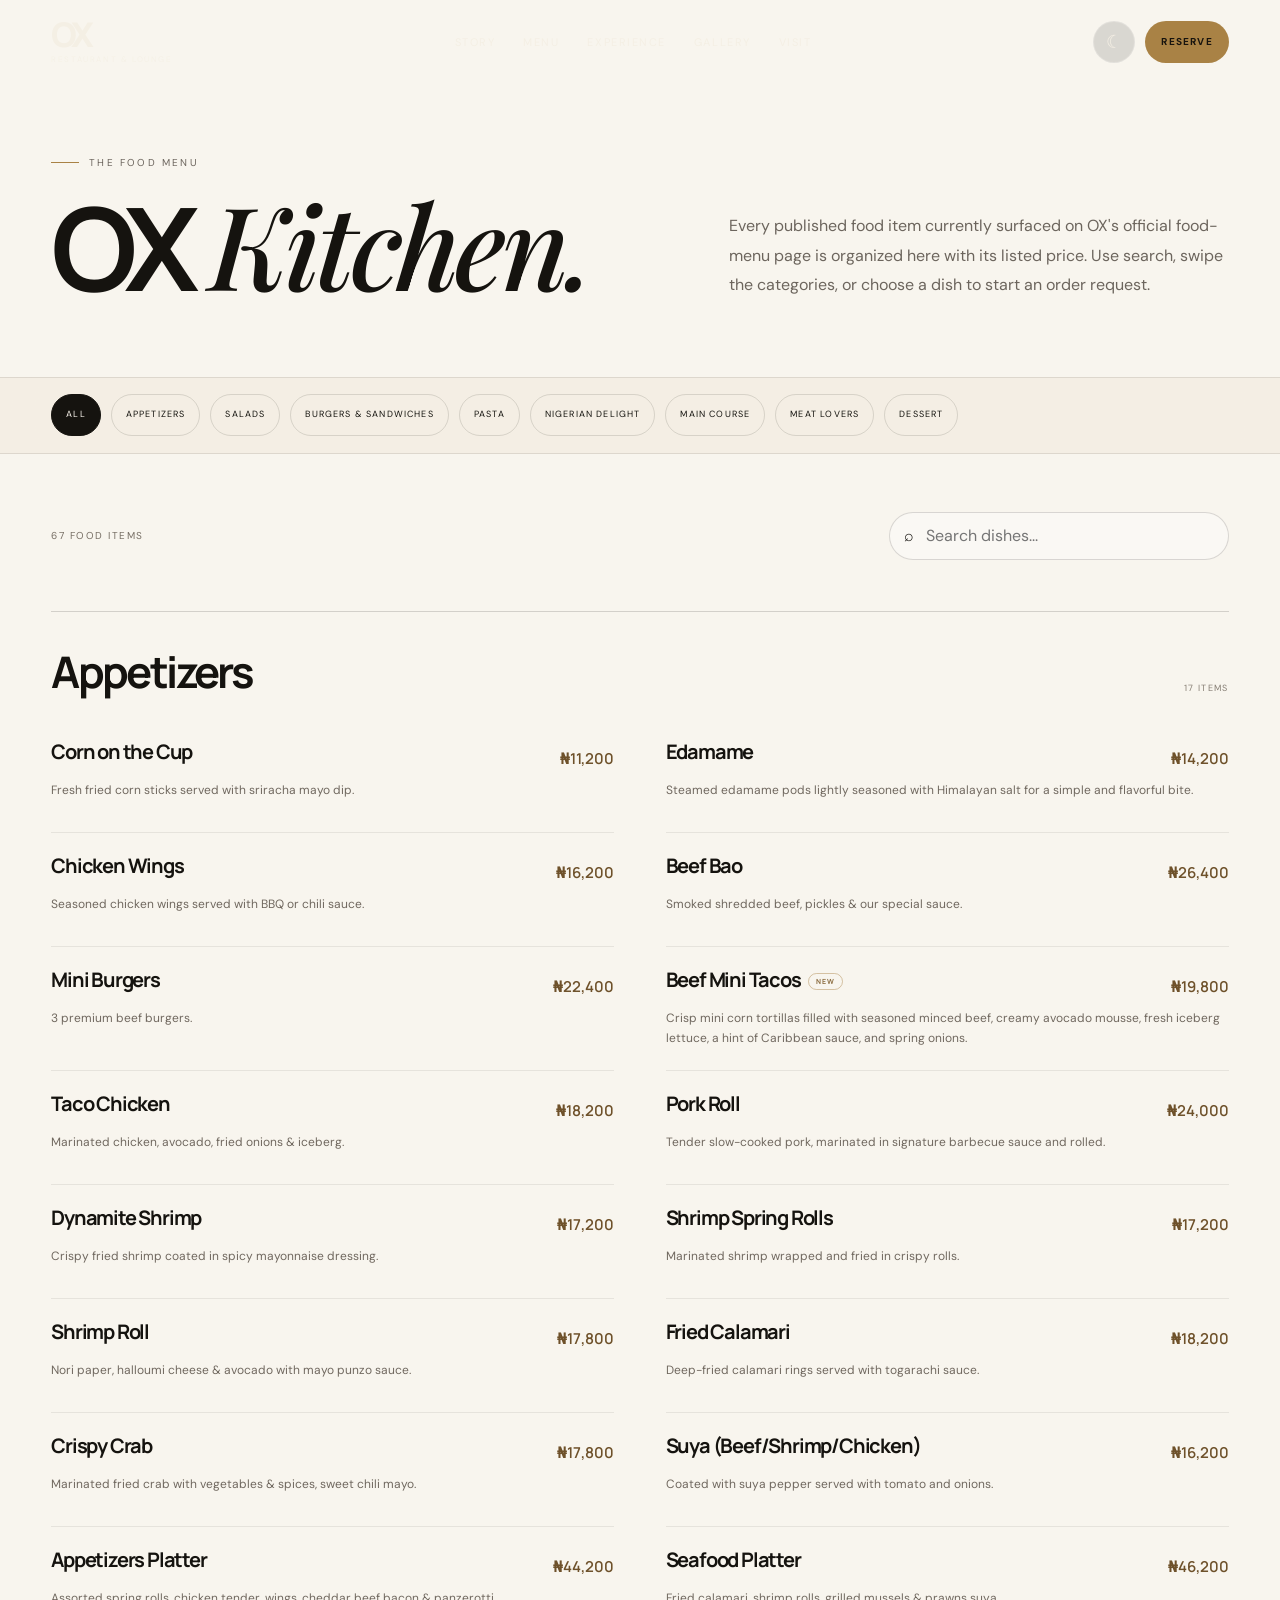
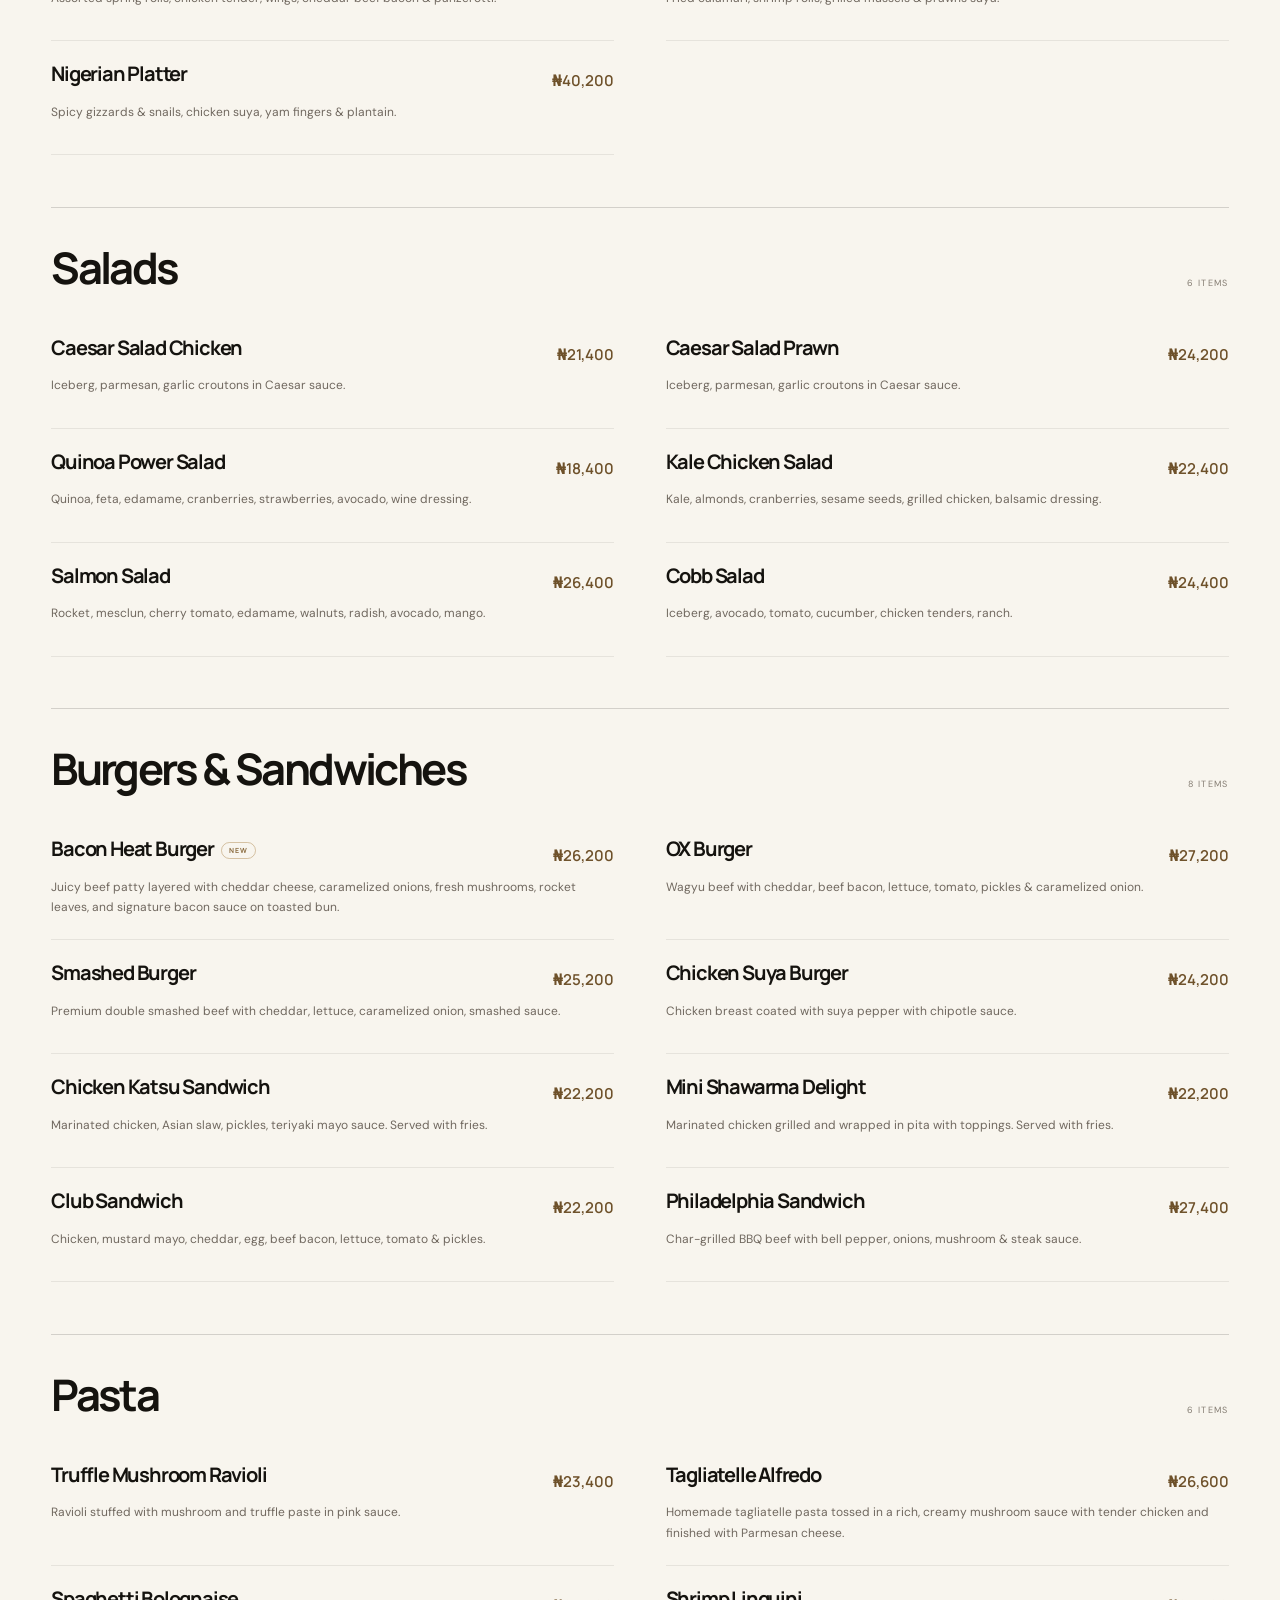
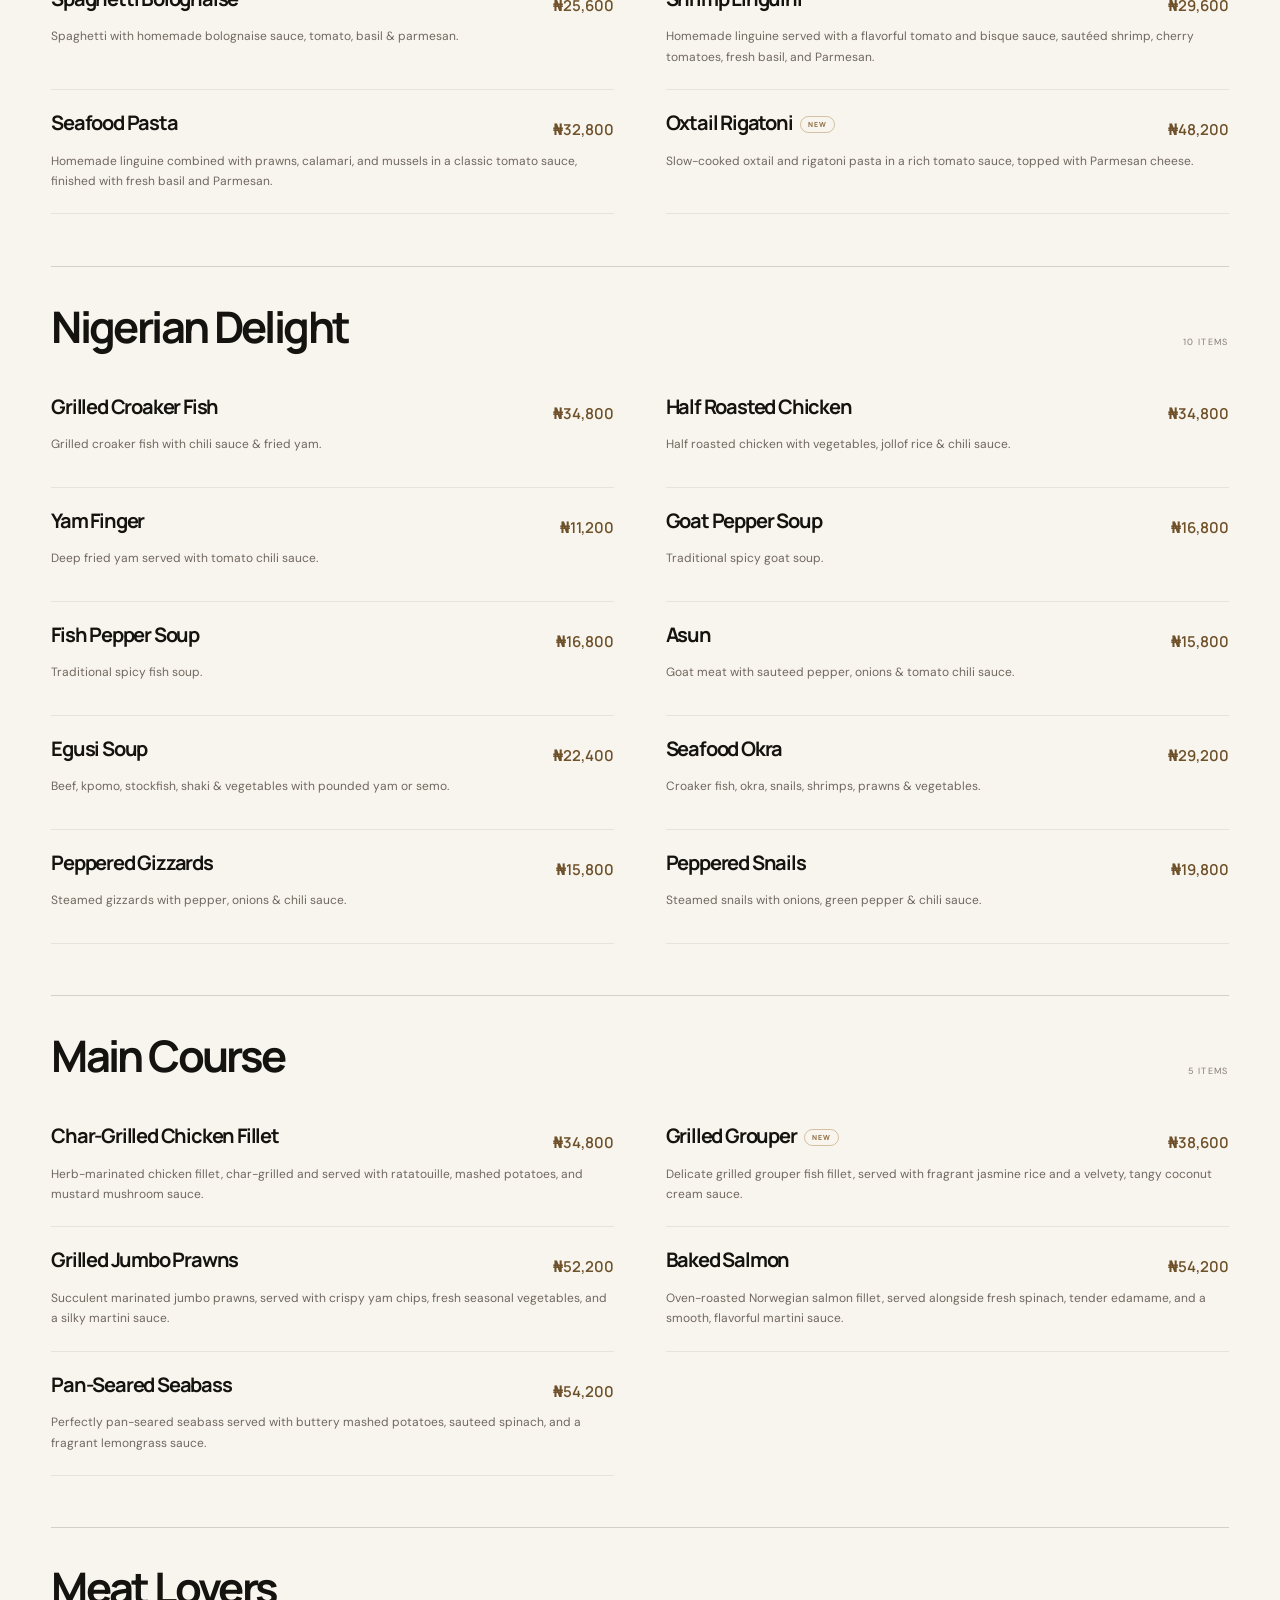
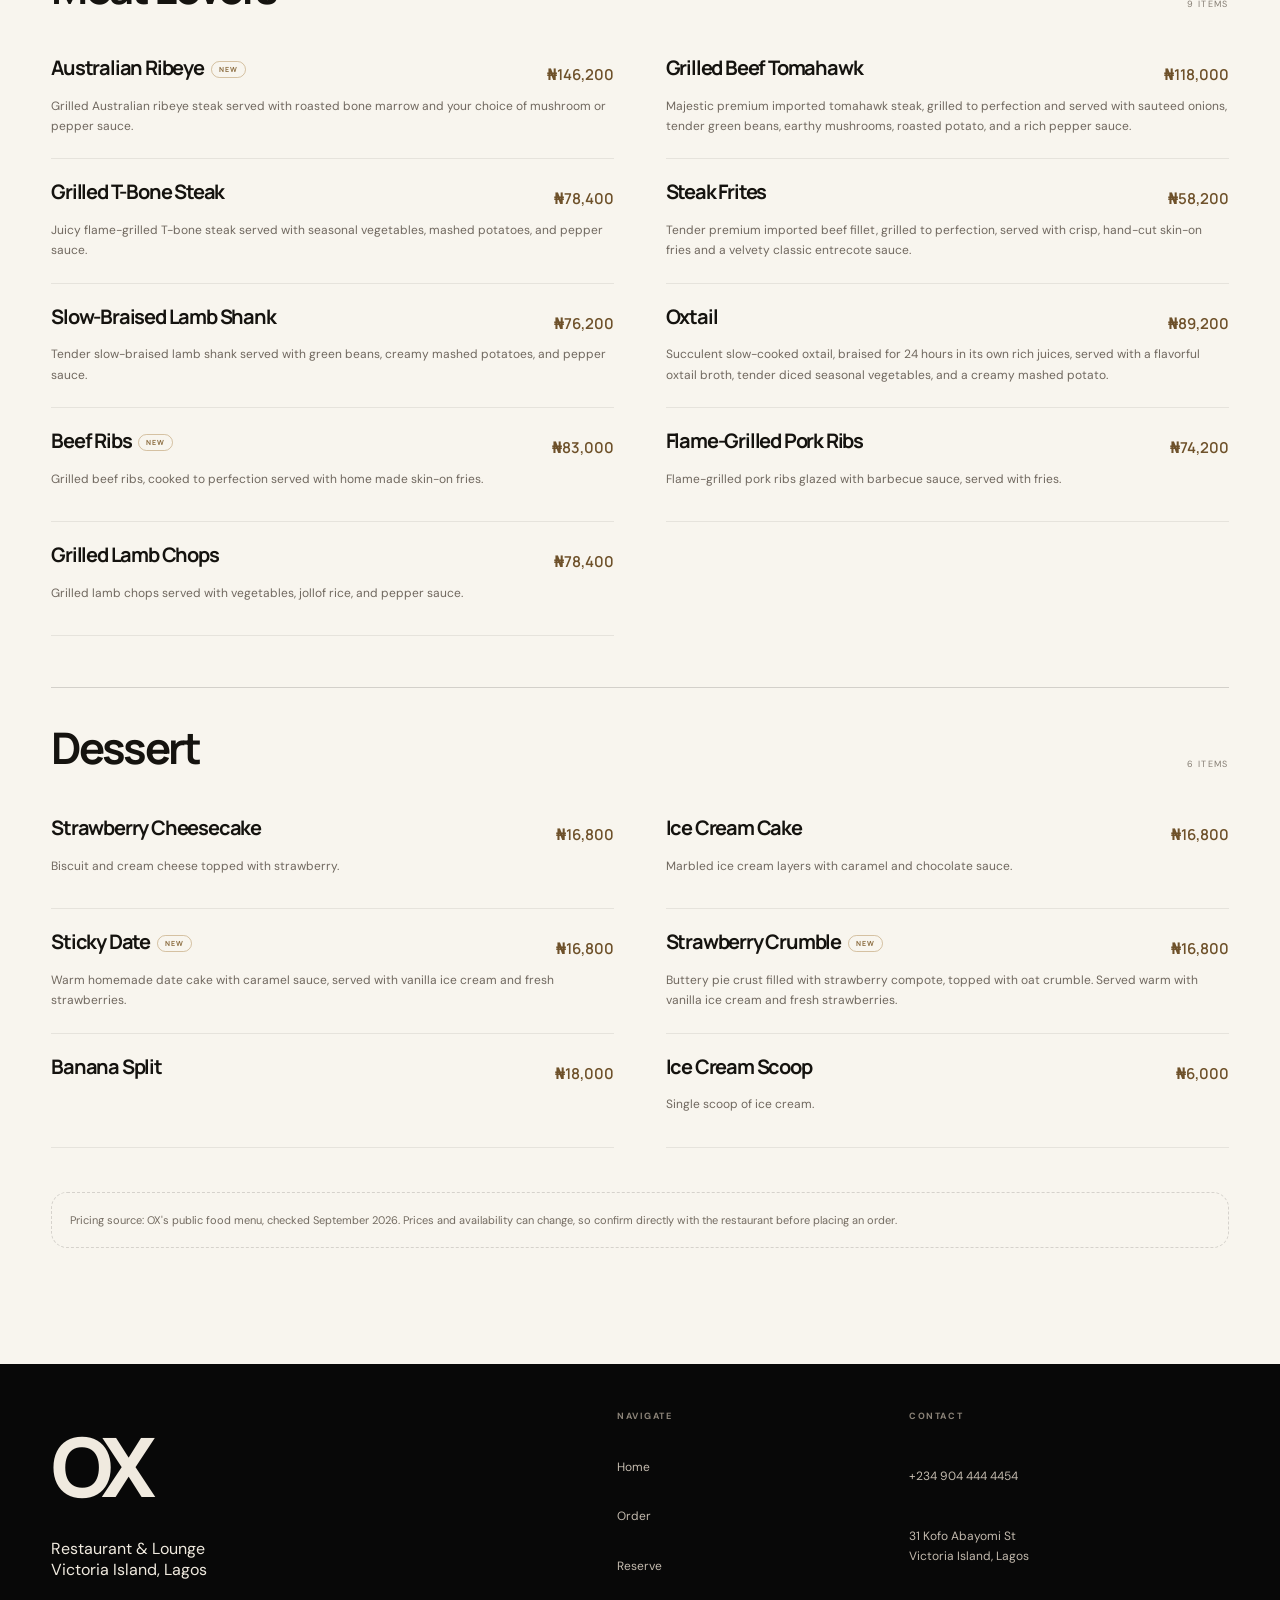
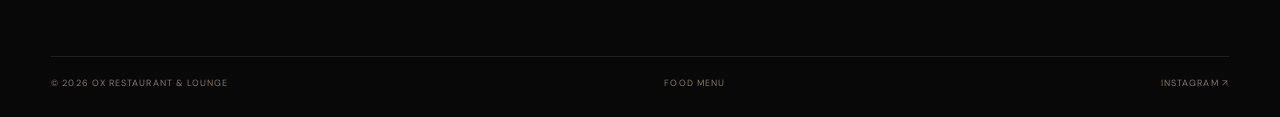
<file: menu.html>
<!doctype html><html lang="en" data-theme="dark"><head><meta charset="utf-8"><meta name="viewport" content="width=device-width,initial-scale=1,viewport-fit=cover"><meta name="theme-color" content="#0a0a0a"><title>OX Food Menu — Victoria Island, Lagos</title><link rel="stylesheet" href="styles.css"></head><body class="menu-page"><div class="preloader" id="preloader"><div class="preloader__inner"><div class="preloader__mark">OX</div><div class="preloader__line"><span id="loaderBar"></span></div><p id="loaderText">Preparing the table</p></div></div>
<header class="site-header" id="siteHeader"><a class="brand" href="index.html"><span class="brand__ox">OX</span><span class="brand__sub">RESTAURANT &amp; LOUNGE</span></a><nav class="desktop-nav"><a href="index.html#story">Story</a><a href="menu.html">Menu</a><a href="index.html#experience">Experience</a><a href="index.html#gallery">Gallery</a><a href="index.html#visit">Visit</a></nav><div class="header-actions"><button class="icon-btn" id="themeToggle" aria-label="Switch colour theme"><span class="theme-icon" aria-hidden="true">☼</span></button><a class="pill pill--small pill--solid" href="reserve.html">Reserve</a><button class="menu-toggle" id="menuToggle" aria-controls="mobileMenu"><span></span><span></span></button></div></header>
<aside class="mobile-menu" id="mobileMenu" aria-hidden="true"><div class="mobile-menu__veil"></div><div class="mobile-menu__panel"><div class="mobile-menu__top"><span>OX</span><button id="menuClose">Close</button></div><a href="index.html#story">Story <span>01</span></a><a href="menu.html">Menu <span>02</span></a><a href="index.html#experience">Experience <span>03</span></a><a href="index.html#gallery">Gallery <span>04</span></a><a href="order.html">Order <span>05</span></a><a href="reserve.html">Reserve <span>06</span></a></div></aside>
<main><section class="menu-hero"><div class="menu-hero-inner"><div><p class="eyebrow eyebrow--dark"><span></span> The food menu</p><h1>OX <em>Kitchen.</em></h1></div><p>Every published food item currently surfaced on OX's official food-menu page is organized here with its listed price. Use search, swipe the categories, or choose a dish to start an order request.</p></div></section>
<div class="menu-controls"><div class="menu-controls-inner" id="menuCategories"></div></div>
<section class="menu-page-inner"><div class="menu-toolbar"><span class="menu-count" id="menuCount">67 food items</span><label class="menu-search"><span>⌕</span><input id="menuPageSearch" type="search" placeholder="Search dishes..."></label></div><div class="menu-list" id="menuList"></div><div class="menu-disclaimer">Pricing source: OX's public food menu, checked September 2026. Prices and availability can change, so confirm directly with the restaurant before placing an order.</div></section></main>
<div class="mobile-sticky-cta" aria-label="Quick actions"><a href="menu.html">Menu</a><a class="primary" href="reserve.html">Reserve</a></div>
<footer class="footer"><div class="footer-inner"><div class="footer-main"><div><div class="footer-brand">OX</div><p>Restaurant &amp; Lounge<br>Victoria Island, Lagos</p></div><div class="footer-col"><h4>Navigate</h4><a href="index.html">Home</a><a href="order.html">Order</a><a href="reserve.html">Reserve</a></div><div class="footer-col"><h4>Contact</h4><a href="tel:+2349044444454">+234 904 444 4454</a><p>31 Kofo Abayomi St<br>Victoria Island, Lagos</p></div></div><div class="footer-bottom"><span>© <span data-year></span> OX Restaurant &amp; Lounge</span><span>Food menu</span><a href="https://www.instagram.com/oxrestolounge/" target="_blank" rel="noopener">Instagram ↗</a></div></div></footer>
<script src="config.js"></script><script src="data.js"></script><script src="script.js"></script></body></html>
</file>
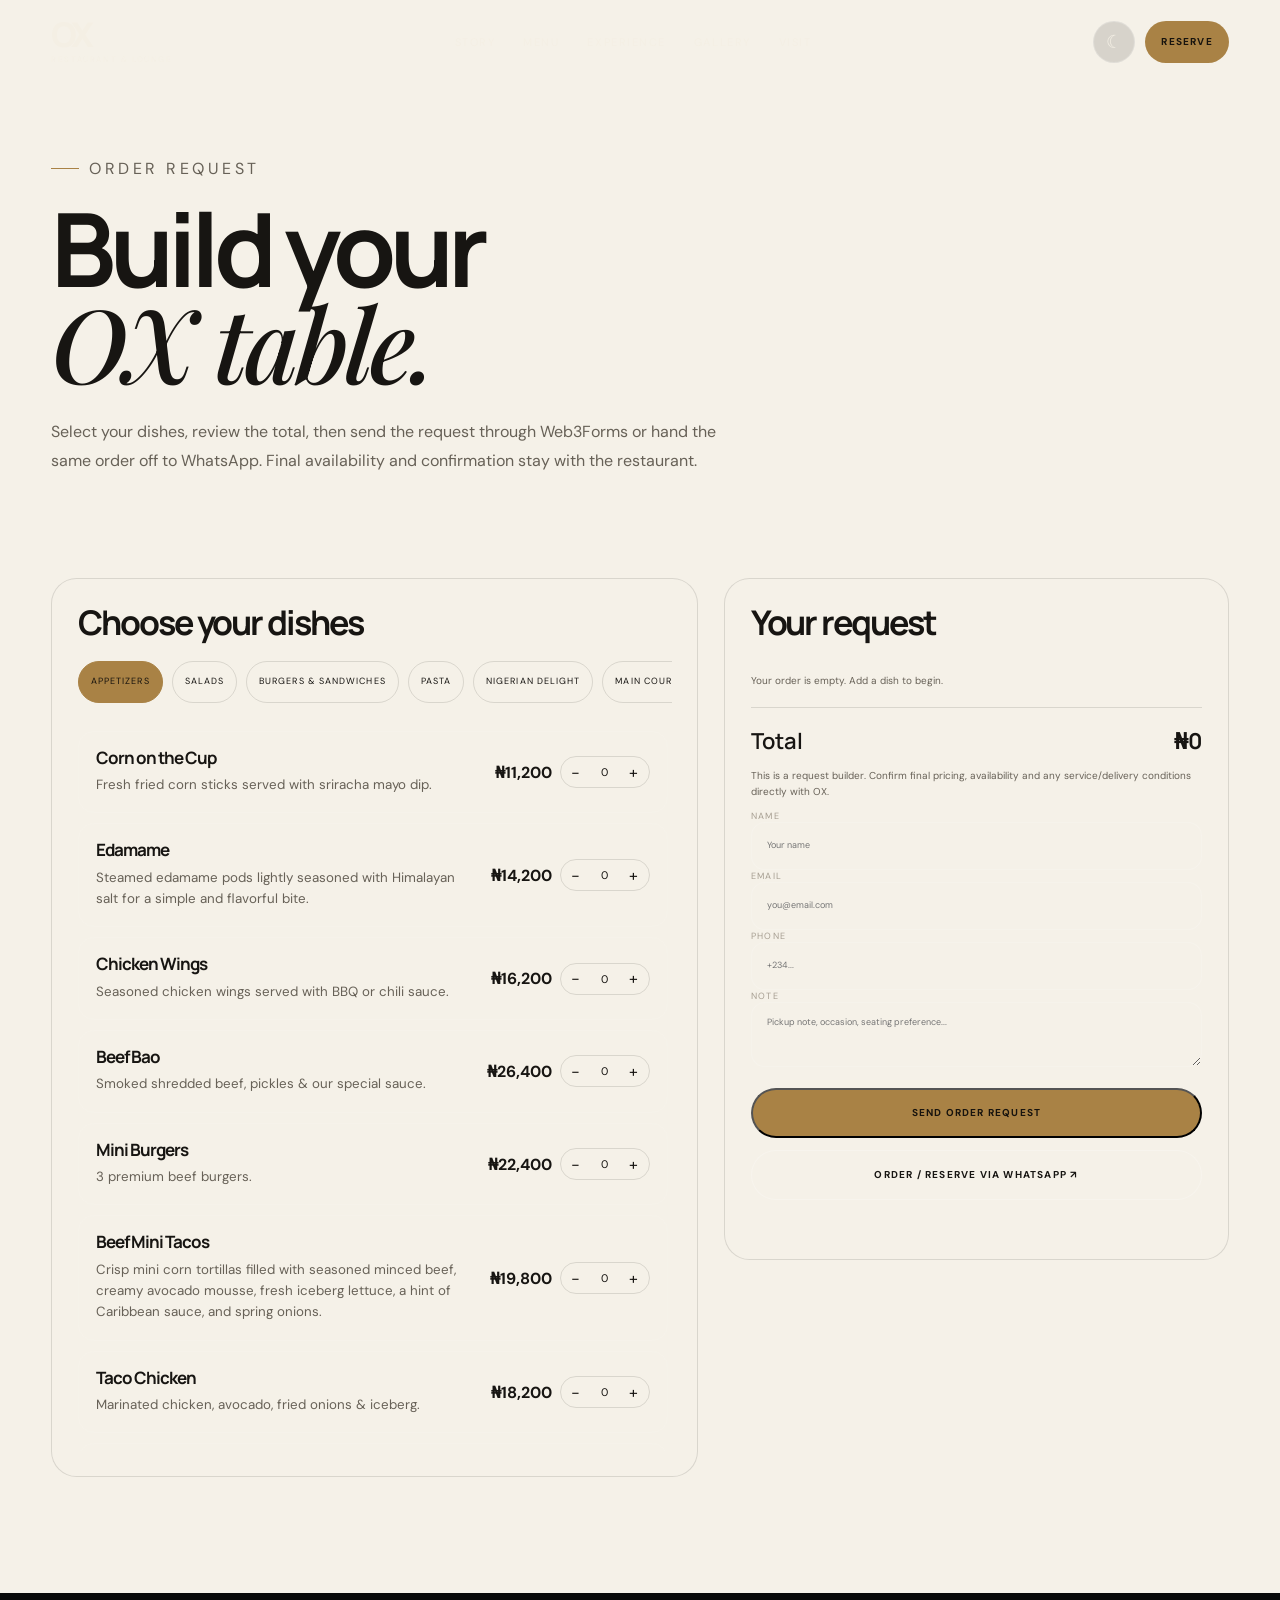
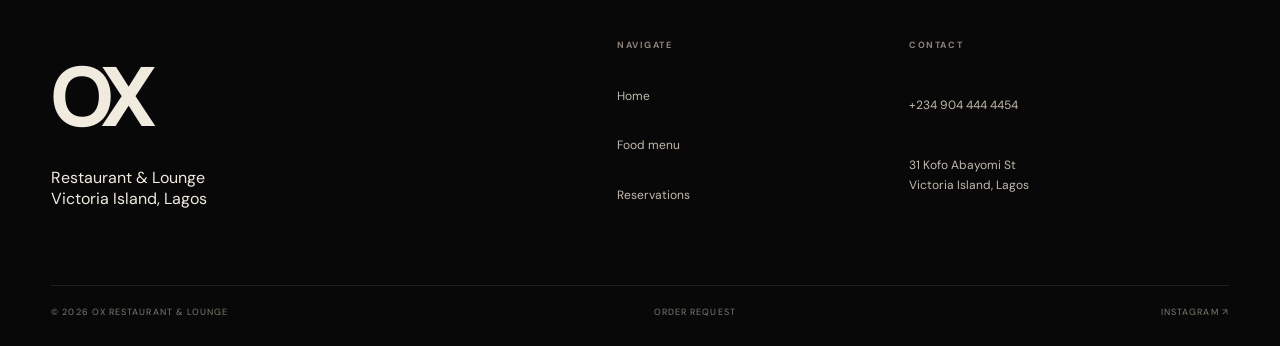
<file: order.html>
<!doctype html><html lang="en" data-theme="dark"><head><meta charset="utf-8"><meta name="viewport" content="width=device-width,initial-scale=1,viewport-fit=cover"><meta name="theme-color" content="#0a0a0a"><title>Order Request — OX Restaurant & Lounge</title><link rel="stylesheet" href="styles.css"></head><body class="order-page"><div class="preloader" id="preloader"><div class="preloader__inner"><div class="preloader__mark">OX</div><div class="preloader__line"><span id="loaderBar"></span></div><p id="loaderText">Preparing the table</p></div></div>
<header class="site-header" id="siteHeader"><a class="brand" href="index.html"><span class="brand__ox">OX</span><span class="brand__sub">RESTAURANT &amp; LOUNGE</span></a><nav class="desktop-nav"><a href="index.html#story">Story</a><a href="menu.html">Menu</a><a href="index.html#experience">Experience</a><a href="index.html#gallery">Gallery</a><a href="index.html#visit">Visit</a></nav><div class="header-actions"><button class="icon-btn" id="themeToggle" aria-label="Switch colour theme"><span class="theme-icon" aria-hidden="true">☼</span></button><a class="pill pill--small pill--solid" href="reserve.html">Reserve</a><button class="menu-toggle" id="menuToggle" aria-controls="mobileMenu"><span></span><span></span></button></div></header>
<aside class="mobile-menu" id="mobileMenu" aria-hidden="true"><div class="mobile-menu__veil"></div><div class="mobile-menu__panel"><div class="mobile-menu__top"><span>OX</span><button id="menuClose">Close</button></div><a href="index.html#story">Story <span>01</span></a><a href="menu.html">Menu <span>02</span></a><a href="index.html#experience">Experience <span>03</span></a><a href="index.html#gallery">Gallery <span>04</span></a><a href="order.html">Order <span>05</span></a><a href="reserve.html">Reserve <span>06</span></a></div></aside>
<main><section class="subpage-hero"><div class="subpage-inner"><p class="eyebrow"><span></span> Order request</p><h1>Build your<br><em>OX table.</em></h1><p>Select your dishes, review the total, then send the request through Web3Forms or hand the same order off to WhatsApp. Final availability and confirmation stay with the restaurant.</p></div></section>
<section class="order-layout"><div class="order-panel"><h2>Choose your dishes</h2><div class="order-categories" id="orderCategories"></div><div class="order-items" id="orderItems"></div></div><aside class="order-panel order-total"><h2>Your request</h2><div class="order-lines" id="orderLines"></div><div class="total-row"><span>Total</span><strong id="orderTotal">₦0</strong></div><p class="muted-note">This is a request builder. Confirm final pricing, availability and any service/delivery conditions directly with OX.</p><form class="web3-form" id="orderForm"><input type="hidden" name="access_key"><input type="hidden" name="subject" value="New OX food order request"><input type="hidden" name="from_name" value="OX Restaurant Website"><input type="checkbox" name="botcheck" style="display:none"><input type="hidden" name="items" id="orderPayload"><input type="hidden" name="order_total" id="orderTotalHidden"><div class="field"><label>Name<input id="orderName" name="name" required placeholder="Your name"></label></div><div class="field"><label>Email<input name="email" type="email" required placeholder="you@email.com"></label></div><div class="field"><label>Phone<input name="phone" required placeholder="+234..."></label></div><div class="field"><label>Note<textarea id="orderNote" name="note" rows="3" placeholder="Pickup note, occasion, seating preference..."></textarea></label></div><div class="form-actions"><button class="pill pill--solid pill--wide" type="submit">Send order request</button><button class="pill pill--ghost pill--wide" type="button" id="whatsappOrder">ORDER / RESERVE VIA WHATSAPP ↗</button></div><div class="form-status" aria-live="polite"></div></form></aside></section></main>
<div class="mobile-sticky-cta" aria-label="Quick actions"><a href="menu.html">Menu</a><a class="primary" href="reserve.html">Reserve</a></div>
<footer class="footer"><div class="footer-inner"><div class="footer-main"><div><div class="footer-brand">OX</div><p>Restaurant &amp; Lounge<br>Victoria Island, Lagos</p></div><div class="footer-col"><h4>Navigate</h4><a href="index.html">Home</a><a href="menu.html">Food menu</a><a href="reserve.html">Reservations</a></div><div class="footer-col"><h4>Contact</h4><a href="tel:+2349044444454">+234 904 444 4454</a><p>31 Kofo Abayomi St<br>Victoria Island, Lagos</p></div></div><div class="footer-bottom"><span>© <span data-year></span> OX Restaurant &amp; Lounge</span><span>Order request</span><a href="https://www.instagram.com/oxrestolounge/" target="_blank" rel="noopener">Instagram ↗</a></div></div></footer>
<script src="config.js"></script><script src="data.js"></script><script src="script.js"></script></body></html>
</file>
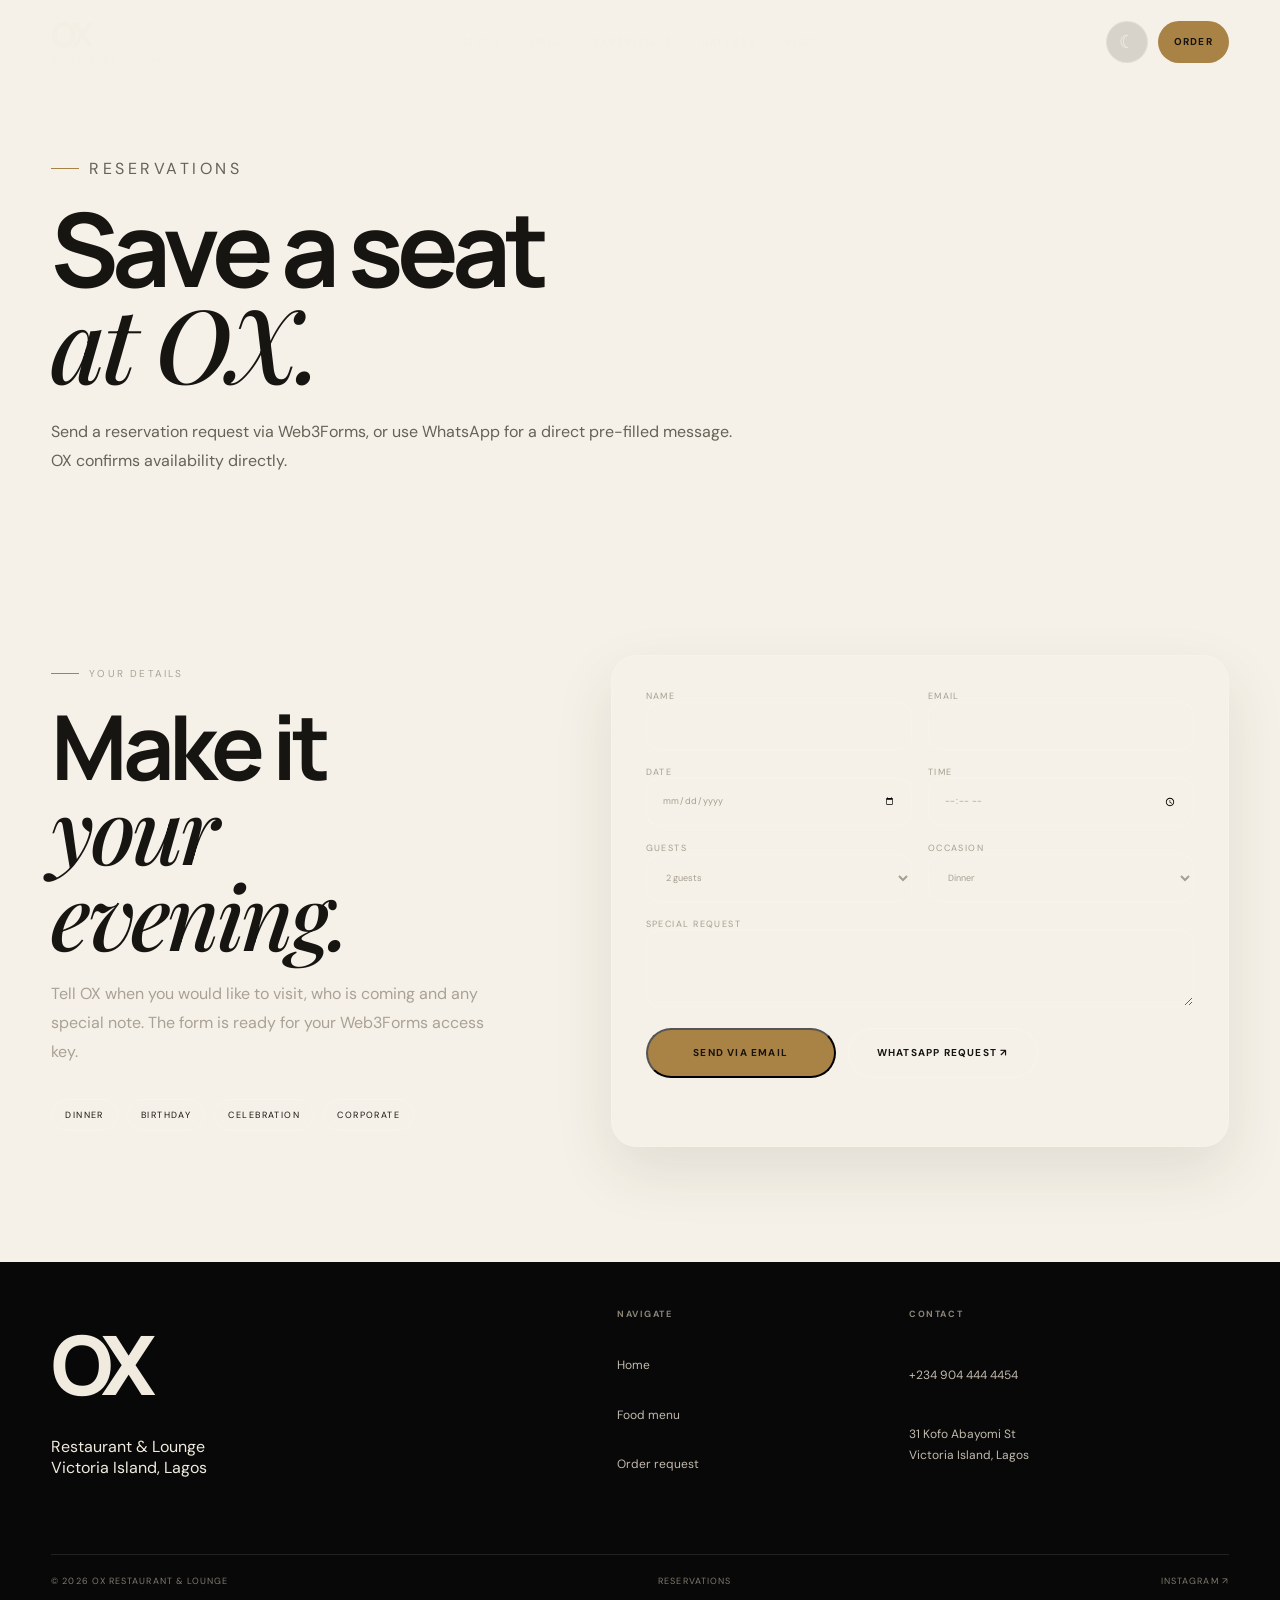
<file: reserve.html>
<!doctype html><html lang="en" data-theme="dark"><head><meta charset="utf-8"><meta name="viewport" content="width=device-width,initial-scale=1,viewport-fit=cover"><meta name="theme-color" content="#0a0a0a"><title>Reserve a Table — OX Restaurant & Lounge</title><link rel="stylesheet" href="styles.css"></head><body class="reserve-page"><div class="preloader" id="preloader"><div class="preloader__inner"><div class="preloader__mark">OX</div><div class="preloader__line"><span id="loaderBar"></span></div><p id="loaderText">Preparing the table</p></div></div>
<header class="site-header" id="siteHeader"><a class="brand" href="index.html"><span class="brand__ox">OX</span><span class="brand__sub">RESTAURANT &amp; LOUNGE</span></a><nav class="desktop-nav"><a href="index.html#story">Story</a><a href="menu.html">Menu</a><a href="index.html#experience">Experience</a><a href="index.html#gallery">Gallery</a><a href="index.html#visit">Visit</a></nav><div class="header-actions"><button class="icon-btn" id="themeToggle" aria-label="Switch colour theme"><span class="theme-icon" aria-hidden="true">☼</span></button><a class="pill pill--small pill--solid" href="order.html">Order</a><button class="menu-toggle" id="menuToggle" aria-controls="mobileMenu"><span></span><span></span></button></div></header>
<aside class="mobile-menu" id="mobileMenu" aria-hidden="true"><div class="mobile-menu__veil"></div><div class="mobile-menu__panel"><div class="mobile-menu__top"><span>OX</span><button id="menuClose">Close</button></div><a href="index.html#story">Story <span>01</span></a><a href="menu.html">Menu <span>02</span></a><a href="index.html#experience">Experience <span>03</span></a><a href="index.html#gallery">Gallery <span>04</span></a><a href="order.html">Order <span>05</span></a><a href="reserve.html">Reserve <span>06</span></a></div></aside>
<main><section class="subpage-hero"><div class="subpage-inner"><p class="eyebrow"><span></span> Reservations</p><h1>Save a seat<br><em>at OX.</em></h1><p>Send a reservation request via Web3Forms, or use WhatsApp for a direct pre-filled message. OX confirms availability directly.</p></div></section>
<section class="section"><div class="reserve-inner"><div class="reserve-copy reveal"><p class="eyebrow"><span></span> Your details</p><h2>Make it<br><em>your evening.</em></h2><p>Tell OX when you would like to visit, who is coming and any special note. The form is ready for your Web3Forms access key.</p><div class="chips"><span class="chip">Dinner</span><span class="chip">Birthday</span><span class="chip">Celebration</span><span class="chip">Corporate</span></div></div><div class="form-shell reveal"><form class="web3-form"><input type="hidden" name="access_key"><input type="hidden" name="subject" value="New OX reservation request"><input type="hidden" name="from_name" value="OX Restaurant Website"><input type="checkbox" name="botcheck" style="display:none"><div class="form-grid"><div class="field"><label>Name<input name="name" required></label></div><div class="field"><label>Email<input name="email" type="email" required></label></div><div class="field"><label>Date<input name="date" type="date" required></label></div><div class="field"><label>Time<input name="time" type="time" required></label></div><div class="field"><label>Guests<select name="guests"><option>2 guests</option><option>3 guests</option><option>4 guests</option><option>5 guests</option><option>6 guests</option><option>7+ guests</option></select></label></div><div class="field"><label>Occasion<select name="occasion"><option>Dinner</option><option>Birthday</option><option>Celebration</option><option>Corporate</option><option>Private gathering</option></select></label></div><div class="field full"><label>Special request<textarea name="note" rows="4"></textarea></label></div></div><div class="form-actions"><button class="pill pill--solid" type="submit">Send via Email</button><button class="pill pill--ghost" type="button" data-whatsapp-reserve>WhatsApp request ↗</button></div><div class="form-status" aria-live="polite"></div></form></div></div></section></main>
<div class="mobile-sticky-cta" aria-label="Quick actions"><a href="menu.html">Menu</a><a class="primary" href="reserve.html">Reserve</a></div>
<footer class="footer"><div class="footer-inner"><div class="footer-main"><div><div class="footer-brand">OX</div><p>Restaurant &amp; Lounge<br>Victoria Island, Lagos</p></div><div class="footer-col"><h4>Navigate</h4><a href="index.html">Home</a><a href="menu.html">Food menu</a><a href="order.html">Order request</a></div><div class="footer-col"><h4>Contact</h4><a href="tel:+2349044444454">+234 904 444 4454</a><p>31 Kofo Abayomi St<br>Victoria Island, Lagos</p></div></div><div class="footer-bottom"><span>© <span data-year></span> OX Restaurant &amp; Lounge</span><span>Reservations</span><a href="https://www.instagram.com/oxrestolounge/" target="_blank" rel="noopener">Instagram ↗</a></div></div></footer>
<script src="config.js"></script><script src="data.js"></script><script src="script.js"></script></body></html>
</file>
<file: styles.css>
@import url('https://fonts.googleapis.com/css2?family=DM+Sans:wght@400;500;600;700&family=Manrope:wght@500;600;700;800&family=Playfair+Display:ital,wght@0,500;0,600;1,500;1,600&display=swap');

:root{
  --bg:#0a0a0a;--surface:#111111;--surface-2:#171717;--text:#f4efe4;--muted:#aaa49b;--line:rgba(255,255,255,.10);--accent:#c9a66b;--accent-2:#e7d0a4;--ivory:#f3eee3;--ink:#1a1714;--shadow:0 20px 70px rgba(0,0,0,.30);
  --radius:26px;--ease:cubic-bezier(.22,1,.36,1);--max:1440px;
}
html[data-theme="light"]{
  --bg:#f5f1e8;--surface:#ece6da;--surface-2:#e4ddcf;--text:#171512;--muted:#676157;--line:rgba(20,18,15,.12);--accent:#a98245;--accent-2:#bd9c66;--ivory:#f8f5ee;--ink:#15130f;--shadow:0 24px 60px rgba(63,49,29,.10)
}
*{box-sizing:border-box}
html{scroll-behavior:smooth}
body{margin:0;background:var(--bg);color:var(--text);font-family:'DM Sans',sans-serif;overflow-x:hidden;transition:background .5s,color .5s}
a{color:inherit;text-decoration:none}
button,input,select,textarea{font:inherit}
button{color:inherit}
img{max-width:100%;display:block}
::selection{background:var(--accent);color:var(--ink)}

.preloader{position:fixed;inset:0;z-index:9999;background:#090909;display:grid;place-items:center;transition:opacity .8s var(--ease),visibility .8s}.preloader.is-done{opacity:0;visibility:hidden;pointer-events:none}.preloader__inner{text-align:center;width:min(340px,76vw)}.preloader__mark{font-family:'Manrope',sans-serif;font-size:92px;letter-spacing:-.09em;font-weight:800;transform:scale(.86);opacity:.35}.preloader__line{height:1px;background:rgba(255,255,255,.15);margin:34px auto 16px;overflow:hidden}.preloader__line span{display:block;width:0;height:100%;background:var(--accent)}.preloader p{margin:0;color:#b6ae9f;font-size:10px;letter-spacing:.22em;text-transform:uppercase}
.noise{position:fixed;inset:-50%;z-index:1000;pointer-events:none;opacity:.08;background-image:url("data:image/svg+xml,%3Csvg xmlns='http://www.w3.org/2000/svg' width='140' height='140' viewBox='0 0 140 140'%3E%3Cfilter id='n'%3E%3CfeTurbulence type='fractalNoise' baseFrequency='.9' numOctaves='2' stitchTiles='stitch'/%3E%3C/filter%3E%3Crect width='100%25' height='100%25' filter='url(%23n)' opacity='.35'/%3E%3C/svg%3E");mix-blend-mode:soft-light}
.cursor{position:fixed;left:0;top:0;width:44px;height:44px;border:1px solid rgba(232,216,187,.55);border-radius:50%;z-index:1100;pointer-events:none;transform:translate(-50%,-50%) scale(.7);opacity:0;transition:opacity .2s ease,transform .22s var(--ease),width .25s var(--ease),height .25s var(--ease),background .25s}.cursor span{position:absolute;inset:0;display:grid;place-items:center;font-size:9px;letter-spacing:.12em;text-transform:uppercase}.cursor.is-visible{opacity:1}.cursor.is-hover{width:82px;height:82px;background:rgba(201,166,107,.12);transform:translate(-50%,-50%) scale(1)}

.site-header{position:fixed;top:0;left:0;right:0;z-index:900;display:flex;align-items:center;justify-content:space-between;padding:20px 4vw;border-bottom:1px solid transparent;transition:background .45s,backdrop-filter .45s,border-color .45s}.site-header.scrolled{background:rgba(10,10,10,.70);backdrop-filter:blur(18px);border-color:rgba(255,255,255,.10)}html[data-theme="light"] .site-header.scrolled{background:rgba(245,241,232,.78);border-color:rgba(20,18,15,.12)}.brand{display:flex;flex-direction:column;line-height:.86}.brand__ox{font-family:'Manrope';font-weight:800;font-size:34px;letter-spacing:-.11em}.brand__sub{font-size:8px;letter-spacing:.20em;opacity:.70;margin-top:7px}.desktop-nav{display:flex;gap:28px;align-items:center;margin-left:30px}.desktop-nav a{font-size:11px;letter-spacing:.14em;text-transform:uppercase;position:relative;padding:8px 0}.desktop-nav a:after{content:"";position:absolute;left:0;bottom:2px;width:100%;height:1px;background:var(--accent);transform:scaleX(0);transform-origin:right;transition:transform .5s var(--ease)}.desktop-nav a:hover:after{transform:scaleX(1);transform-origin:left}.header-actions{display:flex;align-items:center;gap:10px}.icon-btn,.menu-toggle{border:1px solid var(--line);background:rgba(255,255,255,.03);width:42px;height:42px;border-radius:999px;display:grid;place-items:center;cursor:pointer}.theme-icon{font-size:18px}.pill{display:inline-flex;align-items:center;justify-content:center;gap:10px;min-height:50px;padding:0 20px;border-radius:999px;text-transform:uppercase;letter-spacing:.12em;font-size:10px;font-weight:700;transition:transform .35s var(--ease),background .35s,border-color .35s,color .35s,box-shadow .35s}.pill--small{min-height:42px;padding:0 16px}.pill--solid{background:var(--accent);color:#17130e;box-shadow:0 0 0 rgba(201,166,107,0)}.pill--solid:hover{transform:translateY(-2px);box-shadow:0 14px 34px rgba(201,166,107,.24)}.pill--ghost{border:1px solid rgba(255,255,255,.22);background:rgba(255,255,255,.02)}.pill--ghost:hover{border-color:var(--accent);background:rgba(201,166,107,.08);transform:translateY(-2px)}.pill--wide{width:100%}
.menu-toggle{display:none;grid-template-rows:repeat(2,1px);gap:6px}.menu-toggle span{display:block;width:15px;height:1px;background:currentColor}
.mobile-menu{position:fixed;inset:0;z-index:950;pointer-events:none;opacity:0;transition:opacity .3s}.mobile-menu.is-open{opacity:1;pointer-events:auto}.mobile-menu__veil{position:absolute;inset:0;background:rgba(0,0,0,.66);backdrop-filter:blur(10px)}.mobile-menu__panel{position:absolute;right:0;top:0;bottom:0;width:min(92vw,480px);background:var(--bg);padding:28px 24px;display:flex;flex-direction:column;gap:8px;transform:translateX(100%);transition:transform .65s var(--ease)}.mobile-menu.is-open .mobile-menu__panel{transform:translateX(0)}.mobile-menu__top{display:flex;justify-content:space-between;align-items:center;margin-bottom:20px}.mobile-menu__top span{font:800 30px 'Manrope';letter-spacing:-.1em}.mobile-menu__top button{background:none;border:0;text-transform:uppercase;letter-spacing:.15em;font-size:10px}.mobile-menu__panel>a{padding:18px 0;border-top:1px solid var(--line);display:flex;justify-content:space-between;align-items:center;font:600 32px 'Manrope';letter-spacing:-.04em}.mobile-menu__panel>a span{font:11px 'DM Sans';color:var(--muted)}.mobile-menu__contact{margin-top:auto;padding-top:20px;border-top:1px solid var(--line);display:grid;gap:5px;color:var(--muted);font-size:12px}.mobile-menu__contact a{color:var(--text)}

.section{padding:clamp(90px,10vw,160px) 4vw}.section-inner{max-width:var(--max);margin:0 auto}.section-dark{background:var(--bg)}.section-light{background:var(--ivory);color:var(--ink)}.section-cream{background:var(--ivory);color:var(--ink)}.section-ink{background:#11100f;color:#f3eee4}
.hero{min-height:100svh;position:relative;display:grid;align-items:end;overflow:hidden}.hero__media,.hero__media:before{position:absolute;inset:0}.hero__media:before{content:"";background:radial-gradient(circle at 30% 20%,rgba(201,166,107,.18),transparent 32%),linear-gradient(180deg,rgba(0,0,0,.10) 0%,rgba(0,0,0,.38) 45%,rgba(0,0,0,.90) 100%);z-index:2}.hero__slide{position:absolute;inset:-3%;background-image:var(--bg);background-position:center;background-size:cover;opacity:0;transform:scale(1.06);transition:opacity 1.4s var(--ease),transform 8s linear;filter:saturate(.88) contrast(1.02)}.hero__slide.is-active{opacity:1;transform:scale(1)}.hero__grain{position:absolute;inset:0;background:linear-gradient(115deg,transparent 10%,rgba(201,166,107,.08),transparent 60%);mix-blend-mode:screen;z-index:3;pointer-events:none}.hero__content{position:relative;z-index:5;width:min(850px,92vw);padding:0 4vw 12vh}.eyebrow{display:flex;align-items:center;gap:10px;font-size:10px;letter-spacing:.22em;text-transform:uppercase;color:#c9c0af}.eyebrow span{display:block;width:28px;height:1px;background:var(--accent)}.eyebrow--dark{color:#746e64}.eyebrow--dark span{background:var(--accent)}h1,h2,h3{font-family:'Manrope',sans-serif;line-height:.92;letter-spacing:-.06em;margin:0}h1{font-size:clamp(60px,8.2vw,140px);max-width:1050px;margin:22px 0 28px}h1 em,h2 em{font-family:'Playfair Display',serif;font-weight:500;letter-spacing:-.04em}.hero__lede{max-width:620px;color:#c4bdb0;font-size:clamp(15px,1.4vw,19px);line-height:1.7;margin:0 0 28px}.hero__actions{display:flex;gap:12px;flex-wrap:wrap}.hero__rail{position:absolute;left:4vw;bottom:34px;z-index:6;display:flex;align-items:center;gap:15px;transform:rotate(-90deg);transform-origin:left center}.hero__rail span{font-size:9px;letter-spacing:.24em}.hero__rail i{width:70px;height:1px;background:rgba(255,255,255,.4)}.hero__meta{position:absolute;right:4vw;bottom:36px;z-index:6;display:flex;gap:24px;color:#cfc5b7;font-size:9px;letter-spacing:.18em}
.marquee{overflow:hidden;border-top:1px solid rgba(255,255,255,.08);border-bottom:1px solid rgba(255,255,255,.08)}.marquee__track{display:flex;gap:26px;white-space:nowrap;width:max-content;padding:18px 0;animation:marquee 22s linear infinite}.marquee span{font:700 11px 'Manrope';letter-spacing:.23em}.marquee b{font-weight:400;color:var(--accent)}@keyframes marquee{to{transform:translateX(-50%)}}
.split-story{display:grid;grid-template-columns:1.05fr .95fr;gap:8vw;align-items:center}.story-art{position:relative;min-height:650px}.story-art img{position:absolute;border-radius:22px;object-fit:cover;box-shadow:var(--shadow)}.story-art .a{inset:0 15% 8% 0}.story-art .b{width:43%;right:0;bottom:0;aspect-ratio:.8}.story-art .c{width:34%;left:-6%;top:12%;aspect-ratio:1}.story-copy h2{font-size:clamp(50px,6vw,94px);margin:22px 0 30px}.story-copy p{font-size:17px;line-height:1.85;color:#565047;max-width:620px}.story-copy p+p{margin-top:14px}.facts{display:grid;grid-template-columns:repeat(3,1fr);gap:16px;margin:40px 0 20px}.fact{padding-top:18px;border-top:1px solid rgba(20,18,15,.12)}.fact strong{font:700 34px 'Manrope';display:block;letter-spacing:-.05em}.fact span{font-size:10px;text-transform:uppercase;letter-spacing:.13em;color:#81796c}.text-link{display:inline-flex;gap:9px;align-items:center;font-size:10px;letter-spacing:.16em;text-transform:uppercase;padding-bottom:7px;border-bottom:1px solid rgba(20,18,15,.22);transition:gap .35s var(--ease),color .3s}.text-link:hover{gap:16px;color:var(--accent)}
.experience{background:#0b0b0b;color:#f2ede3;position:relative;min-height:86svh;display:grid;align-items:center;overflow:hidden}.experience__bg{position:absolute;inset:0;background:center/cover no-repeat;transform:scale(1.03)}.experience:after{content:"";position:absolute;inset:0;background:linear-gradient(90deg,rgba(8,8,8,.90),rgba(8,8,8,.38) 55%,rgba(8,8,8,.78))}.experience__inner{position:relative;z-index:2;max-width:var(--max);margin:0 auto;padding:12vw 4vw}.experience h2{font-size:clamp(58px,8vw,120px);max-width:960px;margin:22px 0}.experience p{font-size:17px;line-height:1.8;color:#c8c0b2;max-width:620px}.chips{display:flex;flex-wrap:wrap;gap:9px;margin-top:32px}.chip{padding:10px 13px;border:1px solid rgba(255,255,255,.18);border-radius:999px;font-size:9px;letter-spacing:.16em;text-transform:uppercase}
.signature{padding:clamp(90px,9vw,150px) 4vw;background:var(--bg)}.signature-head{display:flex;justify-content:space-between;align-items:flex-end;gap:40px;max-width:var(--max);margin:0 auto 50px}.signature-head h2{font-size:clamp(52px,7vw,96px)}.signature-head p{max-width:360px;color:var(--muted);line-height:1.7}.signature-grid{max-width:var(--max);margin:auto;display:grid;grid-template-columns:1.1fr .9fr;gap:18px}.sig-main,.sig-side{position:relative;overflow:hidden;border-radius:26px;background:var(--surface)}.sig-main{min-height:650px}.sig-side{min-height:316px}.sig-main img,.sig-side img{width:100%;height:100%;object-fit:cover;transition:transform 1s var(--ease)}.sig-main:hover img,.sig-side:hover img{transform:scale(1.045)}.sig-main .overlay,.sig-side .overlay{position:absolute;inset:auto 0 0;padding:28px;background:linear-gradient(180deg,transparent,rgba(0,0,0,.85));color:#fff}.sig-side-wrap{display:grid;grid-template-rows:1fr 1fr;gap:18px}.dish-kicker{font-size:9px;letter-spacing:.2em;text-transform:uppercase;color:#dbccb0}.dish-title{font:600 34px 'Manrope';letter-spacing:-.05em;margin-top:6px}.dish-price{font-size:12px;color:#eee0c3;margin-top:8px}

.menu-teaser{padding:clamp(100px,9vw,150px) 4vw;background:var(--ivory);color:var(--ink)}.menu-top{max-width:var(--max);margin:auto;display:flex;justify-content:space-between;align-items:flex-end;gap:40px}.menu-top h2{font-size:clamp(56px,7vw,110px);margin:22px 0}.menu-top p{max-width:430px;color:#696158;line-height:1.75}.menu-strip{max-width:var(--max);margin:48px auto 0;display:grid;grid-template-columns:repeat(3,1fr);gap:16px}.menu-mini{border-top:1px solid rgba(20,18,15,.18);padding:20px 0;display:grid;grid-template-columns:1fr auto;gap:16px}.menu-mini strong{font:600 21px 'Manrope';letter-spacing:-.04em}.menu-mini span{font-size:12px;color:#635c53}.menu-mini small{grid-column:1/-1;color:#7b746a;line-height:1.65}.menu-cta{display:flex;justify-content:center;margin-top:42px}
.gallery{padding:clamp(90px,9vw,150px) 4vw;background:#090909;color:#f0eadf}.gallery-head{max-width:var(--max);margin:0 auto 50px;display:flex;justify-content:space-between;align-items:flex-end;gap:30px}.gallery-head h2{font-size:clamp(54px,7vw,100px);margin-top:20px}.gallery-head p{max-width:420px;color:#aaa196;line-height:1.75}.gallery-grid{max-width:var(--max);margin:auto;display:grid;grid-template-columns:1fr 1fr 1fr;grid-auto-rows:280px;gap:14px}.gallery-card{position:relative;border:0;padding:0;overflow:hidden;border-radius:20px;cursor:pointer;background:#131313}.gallery-card:nth-child(1){grid-row:span 2}.gallery-card:nth-child(4){grid-row:span 2}.gallery-card:nth-child(5){grid-column:span 2}.gallery-card img{width:100%;height:100%;object-fit:cover;transition:transform 1.1s var(--ease),filter .6s}.gallery-card:after{content:"";position:absolute;inset:0;background:linear-gradient(180deg,transparent 50%,rgba(0,0,0,.78));opacity:.85}.gallery-card span{position:absolute;left:18px;bottom:18px;z-index:2;color:#eee5d8;font-size:10px;letter-spacing:.14em;text-transform:uppercase}.gallery-card:hover img{transform:scale(1.06);filter:saturate(.8)}.motion{max-width:var(--max);margin:18px auto 0;display:grid;grid-template-columns:1.35fr .65fr;background:#101010;border:1px solid rgba(255,255,255,.08);border-radius:22px;overflow:hidden}.motion-img{min-height:360px;position:relative;overflow:hidden}.motion-img img{width:100%;height:100%;object-fit:cover;transition:transform 1s var(--ease)}.motion:hover .motion-img img{transform:scale(1.05)}.motion-content{padding:40px;display:flex;flex-direction:column;justify-content:flex-end;gap:18px}.motion-content h3{font-size:48px}.motion-content p{color:#aaa196;line-height:1.7}.motion-note{font-size:10px;letter-spacing:.12em;text-transform:uppercase;color:#8f877b}.motion-content .pill{align-self:flex-start}

.private{padding:clamp(90px,9vw,150px) 4vw;background:var(--surface);color:var(--text)}.private-inner{max-width:var(--max);margin:auto;display:grid;grid-template-columns:.8fr 1.2fr;gap:8vw;align-items:center}.private-art{min-height:640px;position:relative}.private-art img{position:absolute;border-radius:24px;object-fit:cover}.private-art .one{inset:10% 14% 0 0}.private-art .two{width:40%;height:45%;right:0;top:0}.private-copy h2{font-size:clamp(56px,7vw,102px);margin:22px 0}.private-copy p{font-size:17px;line-height:1.85;color:var(--muted)}.event-list{margin-top:38px;display:grid}.event-row{padding:18px 0;border-top:1px solid var(--line);display:flex;justify-content:space-between;gap:18px;font-size:13px}.event-row span{color:var(--muted)}

.testimonials{padding:clamp(90px,9vw,150px) 4vw;background:var(--ivory);color:var(--ink)}.test-head{max-width:var(--max);margin:auto;text-align:center}.test-head h2{font-size:clamp(50px,6vw,88px);margin:22px auto 12px}.test-head p{max-width:700px;margin:auto;color:#6b645b;line-height:1.7}.test-grid{max-width:var(--max);margin:55px auto 0;display:grid;grid-template-columns:repeat(3,1fr);gap:18px}.testimonial{padding:28px;border:1px solid rgba(20,18,15,.12);border-radius:22px;background:rgba(255,255,255,.35);transition:transform .4s var(--ease),box-shadow .4s var(--ease),border-color .4s}.testimonial:hover{transform:translateY(-8px);border-color:rgba(169,130,69,.45);box-shadow:var(--shadow)}.stars{letter-spacing:.15em;color:var(--accent);font-size:14px}.testimonial blockquote{margin:22px 0;font:500 23px/1.48 'Playfair Display';color:#26221d}.testimonial .who{display:flex;justify-content:space-between;gap:16px;font-size:10px;text-transform:uppercase;letter-spacing:.12em;color:#746d63}.testimonial .sample{margin-top:14px;color:#8a8278;font-size:9px;line-height:1.5}

.reserve{padding:clamp(90px,9vw,150px) 4vw;background:#0b0b0b;color:#f5efe3}.reserve-inner{max-width:var(--max);margin:auto;display:grid;grid-template-columns:.85fr 1.15fr;gap:8vw}.reserve-copy h2{font-size:clamp(58px,7vw,110px);margin:22px 0}.reserve-copy p{color:#aaa196;max-width:520px;line-height:1.8}.form-shell{border:1px solid rgba(255,255,255,.12);border-radius:26px;padding:28px;background:rgba(255,255,255,.03);box-shadow:var(--shadow)}.form-grid{display:grid;grid-template-columns:1fr 1fr;gap:14px}.field{display:grid;gap:8px}.field.full{grid-column:1/-1}.field label{font-size:9px;text-transform:uppercase;letter-spacing:.16em;color:#a69e91}.field input,.field select,.field textarea{width:100%;border:1px solid rgba(255,255,255,.12);background:rgba(255,255,255,.04);color:inherit;border-radius:14px;padding:14px 15px;outline:none;transition:border-color .25s,box-shadow .25s}.field input:focus,.field select:focus,.field textarea:focus{border-color:var(--accent);box-shadow:0 0 0 4px rgba(201,166,107,.08)}.form-actions{display:flex;gap:10px;flex-wrap:wrap;margin-top:18px}.form-status{min-height:22px;margin-top:12px;font-size:12px;color:#b9b0a3}
.visit{padding:clamp(90px,9vw,150px) 4vw;background:var(--ivory);color:var(--ink)}.visit-inner{max-width:var(--max);margin:auto;display:grid;grid-template-columns:1.1fr .9fr;gap:8vw;align-items:start}.visit-copy h2{font-size:clamp(52px,6.4vw,92px);margin:22px 0}.visit-copy p{color:#6b645c;line-height:1.75;max-width:560px}.visit-links{display:flex;flex-wrap:wrap;gap:12px;margin-top:28px}.visit-links a{padding:12px 14px;border:1px solid rgba(20,18,15,.16);border-radius:999px;font-size:10px;text-transform:uppercase;letter-spacing:.12em;transition:background .3s,color .3s,border-color .3s}.visit-links a:hover{background:var(--ink);color:#f6f0e5;border-color:var(--ink)}.hours-card{border:1px solid rgba(20,18,15,.13);border-radius:22px;padding:26px}.hours-card>span{font-size:9px;text-transform:uppercase;letter-spacing:.15em;color:#736c61}.hours-row{display:flex;justify-content:space-between;padding:18px 0;border-top:1px solid rgba(20,18,15,.10);margin-top:14px}.hours-row:first-of-type{margin-top:18px}.hours-row strong{font:600 30px 'Manrope';letter-spacing:-.04em}.hours-row em{font-style:normal;color:#746c62;font-size:10px;text-transform:uppercase;letter-spacing:.13em}
.footer{padding:46px 4vw 28px;background:#080808;color:#f0eadf}.footer-inner{max-width:var(--max);margin:auto}.footer-main{display:grid;grid-template-columns:1.1fr .5fr .7fr;gap:50px;padding-bottom:60px}.footer-brand{font:800 82px 'Manrope';letter-spacing:-.1em}.footer-col{display:grid;gap:10px}.footer-col h4{font-size:9px;letter-spacing:.17em;text-transform:uppercase;color:#8c8479;margin:0 0 6px}.footer-col a,.footer-col p{margin:0;color:#c3baae;font-size:12px;line-height:1.7}.footer-bottom{padding-top:20px;border-top:1px solid rgba(255,255,255,.10);display:flex;justify-content:space-between;gap:20px;color:#81796f;font-size:9px;letter-spacing:.12em;text-transform:uppercase}

.menu-page{background:var(--ivory);color:var(--ink);min-height:100svh}.menu-hero{padding:180px 4vw 70px;background:var(--ivory)}.menu-hero-inner{max-width:var(--max);margin:auto;display:flex;justify-content:space-between;align-items:flex-end;gap:30px}.menu-hero h1{font-size:clamp(70px,9vw,140px);color:var(--ink);margin:20px 0 0}.menu-hero p{max-width:430px;color:#6c655d;line-height:1.7}.menu-controls{position:sticky;top:84px;z-index:50;background:rgba(243,238,227,.9);backdrop-filter:blur(16px);padding:16px 4vw;border-top:1px solid rgba(20,18,15,.10);border-bottom:1px solid rgba(20,18,15,.10)}.menu-controls-inner{max-width:var(--max);margin:auto;display:flex;gap:10px;align-items:center;overflow-x:auto;scrollbar-width:none}.menu-controls-inner::-webkit-scrollbar{display:none}.cat-btn{flex:0 0 auto;border:1px solid rgba(20,18,15,.13);background:transparent;border-radius:999px;padding:11px 14px;font-size:9px;letter-spacing:.13em;text-transform:uppercase;cursor:pointer;transition:all .3s}.cat-btn.is-active,.cat-btn:hover{background:var(--ink);color:#f5f0e8;border-color:var(--ink)}.menu-page-inner{max-width:var(--max);margin:auto;padding:50px 4vw 120px}.menu-toolbar{display:flex;justify-content:space-between;gap:16px;align-items:center;margin-bottom:24px}.menu-count{font-size:10px;letter-spacing:.15em;text-transform:uppercase;color:#766e64}.menu-search{width:min(340px,100%);border:1px solid rgba(20,18,15,.15);border-radius:999px;display:flex;align-items:center;padding:0 14px;background:rgba(255,255,255,.35)}.menu-search input{border:0;outline:0;background:transparent;width:100%;padding:12px;color:var(--ink)}.menu-list{display:grid;gap:14px}.menu-group{border-top:1px solid rgba(20,18,15,.16);padding-top:28px}.menu-group-title{display:flex;justify-content:space-between;align-items:baseline;gap:12px;margin-bottom:16px}.menu-group-title h2{font-size:clamp(30px,3.4vw,48px)}.menu-group-title span{font-size:9px;letter-spacing:.15em;text-transform:uppercase;color:#857d73}.dish-grid{display:grid;grid-template-columns:repeat(2,1fr);gap:8px 28px}.dish{padding:18px 0;border-bottom:1px solid rgba(20,18,15,.08);display:grid;grid-template-columns:1fr auto;gap:12px;cursor:pointer;transition:background .25s,transform .25s;padding-left:0;padding-right:0}.dish:hover{transform:translateX(4px)}.dish h3{font-size:20px}.dish p{grid-column:1/-1;margin:0;color:#70685f;line-height:1.6;font-size:12px;max-width:640px}.dish-price{font:600 15px 'Manrope';color:#6e512a;white-space:nowrap}.dish-tag{display:inline-flex;margin-left:8px;vertical-align:middle;border:1px solid rgba(169,130,69,.45);border-radius:999px;padding:4px 7px;font-size:7px;letter-spacing:.14em;color:#8a6b3e}.menu-disclaimer{margin:34px 0 0;padding:18px;border:1px dashed rgba(20,18,15,.15);border-radius:16px;color:#736b61;font-size:11px;line-height:1.6}

.order-page,.reserve-page{background:var(--bg);color:var(--text);min-height:100svh}.subpage-hero{padding:170px 4vw 60px}.subpage-inner{max-width:var(--max);margin:auto}.subpage-hero h1{font-size:clamp(70px,8vw,128px);margin:18px 0 22px}.subpage-hero p{max-width:620px;color:var(--muted);line-height:1.8;font-size:16px}.order-layout{max-width:var(--max);margin:auto;padding:10px 4vw 120px;display:grid;grid-template-columns:1fr .82fr;gap:22px;align-items:start}.order-panel{border:1px solid var(--line);border-radius:24px;padding:20px;background:rgba(255,255,255,.03)}.order-panel h2{font-size:34px;margin-bottom:18px}.order-categories{display:flex;gap:8px;overflow:auto;padding-bottom:8px;scrollbar-width:none}.order-categories::-webkit-scrollbar{display:none}.order-cat{border:1px solid var(--line);background:transparent;border-radius:999px;padding:10px 12px;white-space:nowrap;font-size:9px;letter-spacing:.12em;text-transform:uppercase}.order-cat.is-active{background:var(--accent);color:#17130e;border-color:var(--accent)}.order-items{display:grid;gap:8px;margin-top:14px;max-height:680px;overflow:auto;padding-right:4px}.order-item{display:grid;grid-template-columns:1fr auto;gap:12px;align-items:center;padding:15px;border:1px solid rgba(255,255,255,.08);border-radius:16px;transition:border-color .25s,background .25s}.order-item:hover{border-color:rgba(201,166,107,.45);background:rgba(201,166,107,.04)}.order-item h3{font-size:17px}.order-item small{color:var(--muted);line-height:1.55}.order-item__right{display:flex;align-items:center;gap:8px}.qty{display:flex;align-items:center;border:1px solid var(--line);border-radius:999px;overflow:hidden}.qty button{border:0;background:transparent;width:30px;height:30px}.qty span{min-width:28px;text-align:center;font-size:11px}.order-total{position:sticky;top:96px}.order-lines{display:grid;gap:10px;max-height:280px;overflow:auto}.order-line{display:flex;justify-content:space-between;gap:12px;font-size:12px}.order-line span:first-child{color:var(--muted)}.total-row{display:flex;justify-content:space-between;margin-top:18px;padding-top:18px;border-top:1px solid var(--line);font:600 22px 'Manrope'}.muted-note{font-size:10px;line-height:1.6;color:var(--muted);margin-top:12px}

.lightbox{border:0;padding:0;background:rgba(0,0,0,.94);max-width:92vw;max-height:88vh;width:min(1200px,92vw)}.lightbox::backdrop{background:rgba(0,0,0,.86);backdrop-filter:blur(8px)}.lightbox img{max-width:100%;max-height:80vh;width:auto;margin:auto}.lightbox button{position:absolute;right:12px;top:8px;border:0;background:transparent;color:#fff;font-size:38px;z-index:2}

.reveal{opacity:0;transform:translateY(34px)}
@media (max-width: 980px){.desktop-nav{display:none}.menu-toggle{display:grid}.site-header{padding:14px 18px}.header-actions .pill{display:none}.brand__ox{font-size:30px}.split-story,.private-inner,.reserve-inner,.visit-inner{grid-template-columns:1fr;gap:40px}.story-art,.private-art{min-height:560px}.signature-grid{grid-template-columns:1fr}.sig-main{min-height:560px}.gallery-grid{grid-template-columns:1fr 1fr;grid-auto-rows:240px}.gallery-card:nth-child(1),.gallery-card:nth-child(4){grid-row:span 1}.gallery-card:nth-child(5){grid-column:1/-1}.motion{grid-template-columns:1fr}.motion-img{min-height:300px}.test-grid{grid-template-columns:1fr}.footer-main{grid-template-columns:1fr 1fr}.order-layout{grid-template-columns:1fr}.order-total{position:relative;top:auto}.menu-hero-inner,.menu-top,.signature-head,.gallery-head{display:block}.menu-hero p,.menu-top p,.gallery-head p{margin-top:22px}.menu-controls{top:69px}.dish-grid{grid-template-columns:1fr 1fr}}
@media (max-width: 640px){.hero__content{padding:0 18px 110px}.hero__lede{font-size:14px}.hero__rail{display:none}.hero__meta{left:18px;right:auto;bottom:30px;gap:12px}.story-art,.private-art{min-height:430px}.story-art .a{inset:0 10% 8% 0}.story-art .b{width:47%}.story-art .c{width:38%;left:0;top:12%}.facts{grid-template-columns:1fr}.experience__inner{padding:110px 18px}.signature,.menu-teaser,.gallery,.private,.testimonials,.reserve,.visit{padding-left:18px;padding-right:18px}.sig-main{min-height:440px}.sig-side{min-height:240px}.gallery-grid{grid-template-columns:1fr;grid-auto-rows:280px}.gallery-card:nth-child(5){grid-column:auto}.motion-content{padding:28px}.motion-content h3{font-size:38px}.form-grid{grid-template-columns:1fr}.field.full{grid-column:auto}.footer{padding-left:18px;padding-right:18px}.footer-main{grid-template-columns:1fr;gap:28px}.footer-bottom{flex-direction:column;gap:10px}.menu-hero{padding:140px 18px 50px}.menu-controls{padding-left:18px;padding-right:18px;top:62px}.menu-page-inner{padding-left:18px;padding-right:18px}.menu-toolbar{display:block}.menu-search{margin-top:14px;width:100%}.dish-grid{grid-template-columns:1fr}.dish h3{font-size:18px}.subpage-hero{padding:140px 18px 50px}.order-layout{padding-left:18px;padding-right:18px}.order-panel{padding:14px}.order-item{grid-template-columns:1fr}.order-item__right{justify-content:space-between}.lightbox{width:95vw}}
@media (prefers-reduced-motion: reduce){html{scroll-behavior:auto}.marquee__track{animation:none}.hero__slide{transition:none}.reveal{opacity:1!important;transform:none!important}.cursor{display:none!important}}

/* True dark-mode overrides for pages/sections that use the warm ivory treatment in light mode. */
html[data-theme="dark"] .section-light,
html[data-theme="dark"] .menu-teaser,
html[data-theme="dark"] .testimonials,
html[data-theme="dark"] .menu-page,
html[data-theme="dark"] .menu-hero{background:#0d0c0b;color:var(--text)}
html[data-theme="dark"] .story-copy p,
html[data-theme="dark"] .menu-top p,
html[data-theme="dark"] .gallery-head p,
html[data-theme="dark"] .testimonial .sample,
html[data-theme="dark"] .testimonial .who,
html[data-theme="dark"] .menu-hero p,
html[data-theme="dark"] .menu-count,
html[data-theme="dark"] .dish p,
html[data-theme="dark"] .menu-disclaimer{color:#a8a095}
html[data-theme="dark"] .fact{border-color:var(--line)}
html[data-theme="dark"] .fact span{color:#aaa196}
html[data-theme="dark"] .text-link{border-color:var(--line)}
html[data-theme="dark"] .text-link{color:var(--text)}
html[data-theme="dark"] .menu-controls{background:rgba(13,12,11,.88);border-color:var(--line)}
html[data-theme="dark"] .cat-btn{border-color:var(--line);color:var(--text)}
html[data-theme="dark"] .cat-btn.is-active,html[data-theme="dark"] .cat-btn:hover{background:var(--text);color:#151310;border-color:var(--text)}
html[data-theme="dark"] .menu-search{border-color:var(--line);background:rgba(255,255,255,.03)}
html[data-theme="dark"] .menu-search input{color:var(--text)}
html[data-theme="dark"] .menu-group{border-color:var(--line)}
html[data-theme="dark"] .menu-group-title span{color:#958d81}
html[data-theme="dark"] .dish{border-color:rgba(255,255,255,.08)}
html[data-theme="dark"] .dish-price{color:#dec89f}
html[data-theme="dark"] .dish-tag{color:#d0b27a;border-color:rgba(208,178,122,.42)}
html[data-theme="dark"] .testimonial{background:rgba(255,255,255,.03);border-color:var(--line)}
html[data-theme="dark"] .testimonial blockquote{color:#eee6d8}
html[data-theme="dark"] .visit{background:#0d0c0b;color:var(--text)}
html[data-theme="dark"] .visit-copy p{color:#aaa196}
html[data-theme="dark"] .visit-links a{border-color:var(--line)}
html[data-theme="dark"] .visit-links a:hover{background:#f4efe4;color:#151310;border-color:#f4efe4}
html[data-theme="dark"] .hours-card{border-color:var(--line)}
html[data-theme="dark"] .hours-row{border-color:var(--line)}
@media (max-width:640px){html[data-theme="dark"] .menu-controls{top:62px}}


/* ================================================================
   OX RESPONSIVE POLISH / QA PASS
   The rules below intentionally consolidate spacing, overflow and
   touch behavior so the same layout stays stable from small phones
   to wide desktop screens.
   ================================================================ */

:root{
  --page-pad:clamp(18px,4vw,64px);
  --section-y:clamp(88px,9vw,150px);
  --content-gap:clamp(24px,3vw,48px);
  --card-radius:clamp(18px,2vw,28px);
}

html{min-width:320px;overflow-x:hidden}
body{min-width:0;overflow-x:hidden}
main,section,header,footer,nav,aside,article,div{min-width:0}
section{scroll-margin-top:96px}

/* Keep all large type from creating accidental clipping. */
h1,h2,h3,p,span,a,button,label{overflow-wrap:break-word}
h1,h2,h3{max-width:100%}

/* Focus/hover polish */
a,button,.pill,.icon-btn,.menu-toggle,.cat-btn,.order-cat,.dish,.gallery-card,.visit-links a{ -webkit-tap-highlight-color:transparent }
a:focus-visible,button:focus-visible,input:focus-visible,select:focus-visible,textarea:focus-visible{outline:2px solid var(--accent);outline-offset:4px}

.site-header{padding-left:var(--page-pad);padding-right:var(--page-pad);min-height:78px;gap:18px}
.site-header>.brand,.site-header>.desktop-nav,.site-header>.header-actions{min-width:0}
.header-actions{flex-shrink:0}
.desktop-nav{flex:1;justify-content:center;margin-left:0}
.brand{flex-shrink:0}

.hero{min-height:100svh;min-height:100dvh;padding-top:78px;display:flex;flex-direction:column;justify-content:flex-end}
.hero__content{width:min(900px,100%);padding:0 var(--page-pad) clamp(42px,7vh,82px);margin:0}
.hero__content h1{max-width:980px;text-wrap:balance}
.hero__lede{margin-top:0;max-width:650px;text-wrap:pretty}
.hero__actions{align-items:center;row-gap:14px}
.hero__rail{bottom:30px;left:var(--page-pad)}
.hero__meta{right:var(--page-pad);bottom:30px;align-items:center;flex-wrap:wrap;justify-content:flex-end}

/* Desktop scroll indicator: never overlaps hero copy. */
@media (min-width:981px){
  .hero__rail{bottom:28px}
  .hero__rail span{line-height:1;white-space:nowrap}
  .hero__meta span{white-space:nowrap}
}

.section,.signature,.menu-teaser,.gallery,.private,.testimonials,.reserve,.visit{
  padding-top:var(--section-y);
  padding-bottom:var(--section-y);
  padding-left:var(--page-pad);
  padding-right:var(--page-pad);
}
.section-inner,.signature-head,.signature-grid,.menu-top,.menu-strip,.gallery-head,.gallery-grid,.private-inner,.test-head,.test-grid,.reserve-inner,.visit-inner,.footer-inner,.menu-hero-inner,.menu-page-inner,.order-layout,.subpage-inner{width:100%;max-width:var(--max);margin-left:auto;margin-right:auto}

/* Story: predictable art box, generous copy spacing. */
.split-story{grid-template-columns:minmax(0,1.06fr) minmax(0,.94fr);gap:clamp(48px,7vw,112px)}
.story-copy{min-width:0}
.story-copy h2{margin-top:24px;margin-bottom:28px;text-wrap:balance}
.story-copy p{margin-top:0;margin-bottom:0}
.story-copy .text-link{margin-top:30px}

/* Experience */
.experience__inner{width:100%;padding:clamp(96px,11vw,160px) var(--page-pad)}
.experience h2{margin:22px 0 28px;text-wrap:balance}
.experience p{margin:0;max-width:660px}
.chips{row-gap:10px}
.chip{line-height:1.2}

/* Signature cards */
.signature-head{margin-bottom:clamp(36px,5vw,62px);align-items:end}
.signature-head>div{min-width:0}
.signature-head p{margin:0 0 18px}
.signature-grid{grid-template-columns:minmax(0,1.1fr) minmax(0,.9fr);gap:clamp(14px,1.5vw,22px)}
.sig-main,.sig-side{min-width:0;isolation:isolate}
.sig-main{min-height:clamp(470px,48vw,680px)}
.sig-side{min-height:clamp(240px,23vw,320px)}
.sig-side-wrap{min-width:0}
.dish-title{max-width:100%;line-height:1.02}

/* Menu teaser */
.menu-top{align-items:end}
.menu-top>div,.menu-top>p{min-width:0}
.menu-top p{margin:0;max-width:470px}
.menu-strip{grid-template-columns:repeat(3,minmax(0,1fr));gap:clamp(18px,2vw,28px);margin-top:clamp(34px,4vw,56px)}
.menu-mini{min-width:0;padding:22px 0;row-gap:12px}
.menu-mini strong{line-height:1.1}
.menu-mini div{min-width:0;display:flex;flex-direction:column;gap:6px}
.menu-mini b{white-space:nowrap;font-size:14px}
.menu-mini small{line-height:1.7}

/* Gallery */
.gallery-head{margin-bottom:clamp(36px,5vw,62px)}
.gallery-head>div{min-width:0}
.gallery-head p{margin:0 0 18px;max-width:480px}
.gallery-grid{gap:clamp(12px,1.5vw,18px);grid-auto-rows:clamp(220px,20vw,300px)}
.gallery-card{min-width:0;min-height:220px}
.gallery-card span{line-height:1.3;max-width:calc(100% - 36px)}
.motion{margin-top:clamp(28px,4vw,52px);grid-template-columns:minmax(0,1.3fr) minmax(280px,.7fr)}
.motion-img{min-width:0;min-height:clamp(320px,38vw,520px)}
.motion-content{padding:clamp(28px,4vw,54px);gap:22px;min-width:0}
.motion-content h3{line-height:.98}
.motion-content p{margin:0}

/* Private dining */
.private-inner{grid-template-columns:minmax(0,.8fr) minmax(0,1.2fr);gap:clamp(50px,8vw,120px)}
.private-copy h2{margin:22px 0 28px;text-wrap:balance}
.private-copy p{margin:0;max-width:650px}
.event-list{margin-top:34px}
.event-row{align-items:baseline;row-gap:8px;line-height:1.4}

/* Testimonials */
.test-head h2{margin:22px auto 16px;text-wrap:balance}
.test-head>p{margin:0 auto;max-width:700px}
.test-grid{margin-top:clamp(38px,5vw,64px);grid-template-columns:repeat(3,minmax(0,1fr));gap:clamp(14px,1.8vw,22px)}
.testimonial{min-width:0;padding:clamp(22px,2.5vw,34px)}
.testimonial blockquote{margin:22px 0 26px;line-height:1.56;text-wrap:pretty}
.testimonial .who{align-items:baseline;flex-wrap:wrap;row-gap:8px}

/* Forms */
.reserve-inner{grid-template-columns:minmax(0,.85fr) minmax(0,1.15fr);gap:clamp(44px,8vw,110px)}
.form-shell{min-width:0;padding:clamp(20px,3vw,34px)}
.form-grid{gap:16px}
.field{min-width:0}
.field input,.field select,.field textarea{min-width:0;min-height:48px;line-height:1.3}
.field textarea{resize:vertical}
.form-actions{gap:12px;align-items:stretch}
.form-actions .pill{min-width:190px}
.form-status{line-height:1.5}

/* Visit / footer */
.visit-inner{grid-template-columns:minmax(0,1.1fr) minmax(0,.9fr);gap:clamp(44px,8vw,110px)}
.visit-copy p{margin:0}
.visit-links{row-gap:12px}
.hours-row{gap:18px;align-items:baseline;flex-wrap:wrap}
.hours-row strong{line-height:1.05;text-align:right}
.footer-main{gap:clamp(28px,5vw,72px)}
.footer-bottom{flex-wrap:wrap;row-gap:14px}
.footer-bottom>*{min-width:0}

/* Menu page */
.menu-hero{padding:clamp(150px,12vw,190px) var(--page-pad) clamp(58px,6vw,86px)}
.menu-hero-inner{gap:clamp(34px,8vw,120px)}
.menu-hero-inner>div,.menu-hero-inner>p{min-width:0}
.menu-hero h1{margin:18px 0 0;text-wrap:balance}
.menu-hero p{margin:0;max-width:500px;line-height:1.85}
.menu-controls{top:78px;padding:14px var(--page-pad);z-index:80}
.menu-controls-inner{gap:10px;padding:2px 0 3px}
.cat-btn{min-height:42px;line-height:1.2}
.menu-page-inner{padding:clamp(34px,5vw,58px) var(--page-pad) clamp(90px,9vw,130px)}
.menu-toolbar{gap:18px;margin-bottom:clamp(34px,4vw,52px)}
.menu-search{min-height:48px}
.menu-search input{min-width:0}
.menu-list{gap:clamp(28px,4vw,54px)}
.menu-group{padding-top:clamp(24px,3vw,38px)}
.menu-group-title{margin-bottom:clamp(18px,2vw,28px);align-items:flex-end}
.menu-group-title h2{line-height:1}
.dish-grid{grid-template-columns:repeat(2,minmax(0,1fr));gap:0 clamp(30px,4vw,62px)}
.dish{min-width:0;min-height:114px;padding:22px 0;grid-template-columns:minmax(0,1fr) auto;grid-template-rows:auto auto;align-content:start;row-gap:12px}
.dish h3{line-height:1.08;min-width:0}
.dish p{min-width:0;line-height:1.7}
.dish-price{line-height:1.1;padding-top:2px}
.dish-tag{margin-left:7px;white-space:nowrap;line-height:1}
.menu-disclaimer{margin-top:clamp(28px,4vw,44px);line-height:1.7}

/* Order page */
.subpage-hero{padding:clamp(150px,12vw,190px) var(--page-pad) clamp(48px,5vw,70px)}
.subpage-hero h1{margin:18px 0 24px;text-wrap:balance}
.subpage-hero p{margin:0;max-width:700px;line-height:1.85}
.order-layout{padding:clamp(24px,3vw,42px) var(--page-pad) clamp(90px,9vw,130px);grid-template-columns:minmax(0,1fr) minmax(320px,.78fr);gap:clamp(18px,2vw,28px)}
.order-panel{min-width:0;padding:clamp(18px,2vw,28px);border-radius:var(--card-radius)}
.order-panel h2{margin-bottom:22px;line-height:1}
.order-categories{gap:9px;padding-bottom:10px;overscroll-behavior-x:contain}
.order-cat{min-height:42px;line-height:1.2}
.order-items{gap:10px;margin-top:18px;max-height:720px;overscroll-behavior:contain}
.order-item{grid-template-columns:minmax(0,1fr) auto;gap:18px;padding:17px;min-width:0}
.order-item>div:first-child{min-width:0}
.order-item h3{line-height:1.08;margin:0 0 7px}
.order-item small{display:block;line-height:1.6}
.order-item__right{min-width:0;justify-content:flex-end;flex-wrap:wrap}
.order-item__right>strong{white-space:nowrap}
.qty{flex-shrink:0}
.order-total{min-width:0}
.order-lines{gap:11px;max-height:330px;overscroll-behavior:contain}
.order-line{align-items:baseline;line-height:1.45}
.order-line span{min-width:0}
.order-line b{white-space:nowrap}

/* Lightbox */
.lightbox{padding:clamp(8px,2vw,18px);border-radius:18px;overflow:hidden}
.lightbox img{max-width:100%;max-height:78svh;object-fit:contain}
.lightbox button{width:48px;height:48px;display:grid;place-items:center;right:8px;top:8px}

/* Mobile quick actions */
.mobile-sticky-cta{display:none}

@media (max-width:980px){
  .site-header{min-height:70px;padding-top:calc(10px + env(safe-area-inset-top));padding-bottom:10px}
  .brand__sub{font-size:7px;letter-spacing:.18em}
  .desktop-nav{display:none}
  .menu-toggle{display:grid}
  .header-actions{gap:8px}

  .hero{padding-top:70px}
  .hero__content{padding-bottom:34px}
  .hero__content h1{font-size:clamp(50px,9vw,82px)}
  .hero__lede{font-size:15px;line-height:1.72}
  .hero__actions{display:grid;grid-template-columns:repeat(2,minmax(0,1fr));gap:10px}
  .hero__actions .pill{width:100%;min-width:0}
  .hero__rail{position:relative;left:auto;bottom:auto;transform:none;transform-origin:initial;display:flex;gap:12px;padding:0 var(--page-pad) 18px;margin:0}
  .hero__rail i{width:48px;flex:0 0 48px}
  .hero__rail span{white-space:nowrap;line-height:1}
  .hero__meta{position:relative;right:auto;bottom:auto;padding:0 var(--page-pad) calc(18px + env(safe-area-inset-bottom));margin:0;justify-content:flex-start;gap:12px;line-height:1.4}

  .split-story,.private-inner,.reserve-inner,.visit-inner{grid-template-columns:1fr;gap:clamp(40px,7vw,60px)}
  .story-art{min-height:clamp(420px,70vw,620px)}
  .private-art{min-height:clamp(420px,70vw,620px)}
  .signature-grid{grid-template-columns:1fr}
  .sig-main{min-height:clamp(430px,70vw,620px)}
  .sig-side{min-height:clamp(250px,45vw,340px)}
  .gallery-grid{grid-template-columns:repeat(2,minmax(0,1fr));grid-auto-rows:clamp(220px,31vw,280px)}
  .gallery-card:nth-child(1),.gallery-card:nth-child(4){grid-row:span 1}
  .gallery-card:nth-child(5){grid-column:1/-1}
  .motion{grid-template-columns:1fr}
  .motion-img{min-height:clamp(300px,55vw,460px)}
  .motion-content{padding:clamp(26px,5vw,48px)}
  .test-grid{grid-template-columns:1fr}
  .testimonials{padding-left:var(--page-pad);padding-right:var(--page-pad)}
  .footer-main{grid-template-columns:repeat(2,minmax(0,1fr))}
  .order-layout{grid-template-columns:1fr}
  .order-total{position:relative;top:auto}
  .menu-hero-inner,.menu-top,.signature-head,.gallery-head{display:grid;grid-template-columns:1fr;gap:18px;align-items:start}
  .menu-top p,.gallery-head p{margin-top:0}
  .menu-controls{top:70px}
  .dish-grid{grid-template-columns:repeat(2,minmax(0,1fr))}
  .menu-page-inner{padding-top:32px}
}

@media (max-width:640px){
  .site-header{padding-left:18px;padding-right:18px}
  .brand__ox{font-size:29px}
  .icon-btn,.menu-toggle{width:40px;height:40px}
  .hero{min-height:100svh}
  .hero__content{padding-left:18px;padding-right:18px;padding-bottom:28px}
  .hero__content h1{font-size:clamp(46px,14vw,64px);line-height:.95;margin:18px 0 20px}
  .hero__lede{font-size:14px;line-height:1.7;margin-bottom:22px}
  .hero__actions{grid-template-columns:1fr;gap:9px}
  .hero__actions .pill{min-height:52px}
  .hero__rail{padding-left:18px;padding-right:18px;padding-bottom:15px;gap:10px}
  .hero__rail span{font-size:8px;letter-spacing:.18em}
  .hero__rail i{width:36px;flex-basis:36px}
  .hero__meta{padding-left:18px;padding-right:18px;gap:9px;font-size:8px;letter-spacing:.13em;flex-wrap:wrap}

  .section,.signature,.menu-teaser,.gallery,.private,.testimonials,.reserve,.visit{padding-left:18px;padding-right:18px;padding-top:84px;padding-bottom:84px}
  .story-copy h2{font-size:clamp(44px,12vw,64px);margin:18px 0 22px}
  .story-copy p{font-size:15px;line-height:1.78}
  .story-copy .text-link{margin-top:26px}
  .story-art,.private-art{min-height:420px}
  .story-art img,.private-art img{border-radius:18px}
  .story-art .a{inset:0 13% 9% 0}
  .story-art .b{width:48%}
  .story-art .c{width:37%;left:1%;top:10%}
  .private-art .one{inset:9% 12% 0 0}
  .private-art .two{width:43%;height:43%}

  .experience{min-height:0}
  .experience__inner{padding:96px 18px}
  .experience h2{font-size:clamp(44px,12vw,68px);line-height:.96}
  .experience p{font-size:15px;line-height:1.78}
  .chips{gap:8px;margin-top:24px}
  .chip{padding:9px 11px;font-size:8px}

  .signature-head h2,.menu-top h2,.gallery-head h2{font-size:clamp(45px,12vw,66px);line-height:.96}
  .signature-head p,.menu-top p,.gallery-head p{font-size:14px;line-height:1.75}
  .signature-head .text-link{margin-top:18px}
  .sig-main{min-height:430px}
  .sig-side{min-height:235px}
  .sig-main .overlay,.sig-side .overlay{padding:20px}
  .dish-title{font-size:clamp(25px,7vw,34px)}

  .menu-strip{grid-template-columns:1fr;gap:0;margin-top:32px}
  .menu-mini{padding:20px 0}
  .menu-mini strong{font-size:19px}
  .menu-mini b{font-size:13px}

  .gallery-grid{grid-template-columns:1fr;grid-auto-rows:auto;gap:11px}
  .gallery-card,.gallery-card:nth-child(1),.gallery-card:nth-child(4),.gallery-card:nth-child(5){grid-column:auto;grid-row:auto;min-height:280px;height:68vw;max-height:420px}
  .gallery-card img{object-position:center}
  .motion{margin-top:22px;border-radius:18px}
  .motion-img{min-height:260px;height:68vw;max-height:360px}
  .motion-content{padding:26px 20px 28px;gap:17px}
  .motion-content h3{font-size:clamp(36px,10vw,48px)}
  .motion-content p{font-size:14px;line-height:1.7}
  .motion-content .pill{width:100%}

  .private-copy h2{font-size:clamp(46px,12vw,66px)}
  .private-copy p{font-size:15px;line-height:1.78}
  .event-list{margin-top:26px}
  .event-row{display:grid;grid-template-columns:1fr;gap:6px;padding:16px 0}
  .event-row b{line-height:1.25}
  .event-row span{line-height:1.5}

  .test-head h2{font-size:clamp(44px,12vw,64px)}
  .test-head>p{font-size:13px;line-height:1.7}
  .test-grid{margin-top:34px;gap:12px}
  .testimonial{padding:22px 18px;border-radius:18px}
  .testimonial blockquote{font-size:20px;line-height:1.52;margin:19px 0 22px}
  .testimonial .who{display:grid;grid-template-columns:1fr;gap:5px}
  .testimonial .sample{line-height:1.5}

  .reserve-inner{gap:34px}
  .reserve-copy h2{font-size:clamp(50px,13vw,70px)}
  .reserve-copy p{font-size:15px;line-height:1.78}
  .form-shell{padding:18px;border-radius:18px}
  .form-grid{grid-template-columns:1fr;gap:13px}
  .field.full{grid-column:auto}
  .field input,.field select,.field textarea{border-radius:13px;padding:13px 13px;min-height:50px}
  .form-actions{display:grid;grid-template-columns:1fr;gap:9px}
  .form-actions .pill{width:100%;min-width:0}

  .visit-inner{gap:32px}
  .visit-copy h2{font-size:clamp(45px,12vw,66px)}
  .visit-copy p{font-size:14px;line-height:1.78}
  .visit-links{display:grid;grid-template-columns:1fr;gap:9px}
  .visit-links a{width:100%;min-height:48px;display:flex;align-items:center;justify-content:center;text-align:center;line-height:1.3}
  .hours-card{padding:20px;border-radius:18px}
  .hours-row{display:grid;grid-template-columns:1fr;gap:6px;padding:16px 0}
  .hours-row strong{text-align:left;font-size:25px}

  .footer{padding-left:18px;padding-right:18px;padding-top:44px;padding-bottom:76px}
  .footer-main{grid-template-columns:1fr;gap:26px;padding-bottom:36px}
  .footer-brand{font-size:66px}
  .footer-bottom{display:grid;grid-template-columns:1fr;gap:10px;align-items:start}
  .footer-bottom>*{font-size:8px;line-height:1.5}

  /* Menu page */
  .menu-hero{padding:136px 18px 44px}
  .menu-hero h1{font-size:clamp(54px,15vw,72px)}
  .menu-hero p{font-size:14px;line-height:1.78}
  .menu-controls{top:70px;padding:10px 18px}
  .menu-controls-inner{gap:8px}
  .cat-btn{font-size:8px;padding:10px 12px;min-height:40px}
  .menu-page-inner{padding:30px 18px 86px}
  .menu-toolbar{display:grid;grid-template-columns:1fr;gap:14px;margin-bottom:30px}
  .menu-search{width:100%;min-width:0}
  .menu-group{padding-top:24px}
  .menu-group-title{display:grid;grid-template-columns:1fr auto;gap:12px;align-items:end}
  .menu-group-title h2{font-size:clamp(30px,8vw,40px)}
  .menu-group-title span{white-space:nowrap;line-height:1.3}
  .dish-grid{grid-template-columns:1fr;gap:0}
  .dish{display:block;padding:20px 0;min-height:0}
  .dish h3{font-size:18px;line-height:1.15;padding-right:0}
  .dish-price{display:block;margin-top:10px;font-size:14px}
  .dish p{font-size:12px;line-height:1.68;margin-top:10px}
  .dish-tag{font-size:7px;padding:3px 6px}
  .menu-disclaimer{font-size:10px;padding:15px;margin-top:28px;border-radius:14px}

  /* Order page */
  .subpage-hero{padding:136px 18px 44px}
  .subpage-hero h1{font-size:clamp(56px,15vw,76px);line-height:.96}
  .subpage-hero p{font-size:14px;line-height:1.78}
  .order-layout{padding:18px 18px 86px;gap:12px}
  .order-panel{padding:16px;border-radius:18px}
  .order-panel h2{font-size:28px;margin-bottom:18px}
  .order-items{max-height:none;overflow:visible}
  .order-item{grid-template-columns:1fr;padding:15px;gap:13px;border-radius:15px}
  .order-item__right{width:100%;justify-content:space-between;gap:10px}
  .order-item__right>strong{font-size:13px}
  .qty button{width:34px;height:34px}
  .qty span{min-width:30px}
  .order-lines{max-height:none}
  .order-line{display:grid;grid-template-columns:minmax(0,1fr) auto;gap:10px}
  .order-line b{font-size:12px}

  .lightbox{width:calc(100vw - 20px);max-width:calc(100vw - 20px);max-height:calc(100svh - 20px);margin:auto}
  .lightbox img{max-height:78svh}

  /* Fixed quick actions sit above the browser safe area and never cover content. */
  .mobile-sticky-cta{position:fixed;display:grid;grid-template-columns:1fr 1.15fr;left:12px;right:12px;bottom:calc(10px + env(safe-area-inset-bottom));height:54px;padding:5px;gap:5px;background:rgba(12,12,12,.88);border:1px solid rgba(255,255,255,.14);border-radius:999px;z-index:880;backdrop-filter:blur(16px);box-shadow:0 16px 40px rgba(0,0,0,.25)}
  .mobile-sticky-cta a{display:flex;align-items:center;justify-content:center;border-radius:999px;font-size:9px;text-transform:uppercase;letter-spacing:.14em}
  .mobile-sticky-cta a.primary{background:var(--accent);color:#15120d}
  body{padding-bottom:78px}
}

@media (hover:hover) and (pointer:fine){
  .pill:hover,.cat-btn:hover,.order-cat:hover,.visit-links a:hover,.dish:hover{will-change:transform}
  .sig-main::after,.sig-side::after,.gallery-card::before{content:"";position:absolute;inset:0;pointer-events:none;border-radius:inherit;box-shadow:inset 0 0 0 1px rgba(255,255,255,.06),0 0 0 rgba(201,166,107,0);transition:box-shadow .45s var(--ease)}
  .sig-main:hover::after,.sig-side:hover::after,.gallery-card:hover::before{box-shadow:inset 0 0 0 1px rgba(201,166,107,.34),0 0 40px rgba(201,166,107,.10)}
}

@media (prefers-reduced-motion:reduce){
  *,*::before,*::after{scroll-behavior:auto!important;animation-duration:.001ms!important;animation-iteration-count:1!important;transition-duration:.001ms!important}
}

body.menu-open{overflow:hidden}
.mobile-menu__panel{overflow-y:auto;overscroll-behavior:contain;-webkit-overflow-scrolling:touch}


/* ================================================================
   TARGETED HERO + THEME CONTRAST FIXES
   ================================================================ */
.hero{
  min-height:100svh;
  min-height:100dvh;
  display:block;
  position:relative;
  overflow:hidden;
}
.hero__content{
  position:absolute;
  left:0;
  right:auto;
  bottom:0;
  z-index:5;
  width:min(780px,calc(100% - (var(--page-pad) * 2)));
  max-width:780px;
  padding:0;
  margin:0 var(--page-pad) clamp(112px,14vh,170px);
  text-align:left;
  transform:none;
  opacity:1;
}
.hero__content h1{
  margin:22px 0 28px;
  max-width:760px;
  text-align:left;
  line-height:.94;
  text-wrap:balance;
}
.hero__lede{
  max-width:590px;
  text-align:left;
}
.hero__actions{
  justify-content:flex-start;
  align-items:center;
}
.hero__meta{
  left:var(--page-pad);
  right:auto;
  bottom:34px;
  gap:24px;
  align-items:center;
  justify-content:flex-start;
  color:#cfc5b7;
}

/* The hero is already a self-contained visual composition; no scroll rail. */
.hero__rail{display:none!important}

/* Keep the transparent header readable over the hero in light mode.
   Once it gains its solid/scrolled surface, the normal theme colors apply. */
html[data-theme="light"] .site-header:not(.scrolled){
  color:#f4efe4;
  border-color:transparent;
}
html[data-theme="light"] .site-header:not(.scrolled) .desktop-nav a,
html[data-theme="light"] .site-header:not(.scrolled) .brand__ox,
html[data-theme="light"] .site-header:not(.scrolled) .brand__sub,
html[data-theme="light"] .site-header:not(.scrolled) .theme-icon,
html[data-theme="light"] .site-header:not(.scrolled) .menu-toggle,
html[data-theme="light"] .site-header:not(.scrolled) .icon-btn{
  color:#f4efe4;
}
html[data-theme="light"] .site-header:not(.scrolled) .icon-btn,
html[data-theme="light"] .site-header:not(.scrolled) .menu-toggle{
  border-color:rgba(255,255,255,.22);
  background:rgba(0,0,0,.12);
}

/* Dark mode needs light secondary copy anywhere a light-mode section is
   intentionally inverted to charcoal. */
html[data-theme="dark"] .eyebrow--dark{color:#c9c0af}
html[data-theme="dark"] .menu-teaser .menu-mini span{color:#c1b8aa}
html[data-theme="dark"] .menu-teaser .menu-mini small{color:#a8a095}
html[data-theme="dark"] .testimonials .test-head > p{color:#b0a89d}
html[data-theme="dark"] .testimonials .test-head .eyebrow--dark{color:#c9c0af}

@media (max-width:980px){
  .hero{min-height:100svh;min-height:100dvh}
  .hero__content{
    width:auto;
    max-width:720px;
    margin:0 var(--page-pad) clamp(118px,15vh,150px);
  }
  .hero__content h1{max-width:720px}
  .hero__meta{left:var(--page-pad);right:var(--page-pad);bottom:28px;gap:14px;flex-wrap:wrap}
}

@media (max-width:640px){
  .hero__content{
    left:0;
    right:0;
    width:auto;
    max-width:none;
    margin:0 18px 116px;
  }
  .hero__content h1{
    font-size:clamp(48px,13.5vw,64px);
    line-height:.96;
    margin:16px 0 20px;
    max-width:100%;
  }
  .hero__lede{
    max-width:100%;
    line-height:1.72;
    margin-bottom:22px;
  }
  .hero__actions{width:100%;display:grid;grid-template-columns:1fr;gap:10px}
  .hero__actions .pill{width:100%;min-width:0}
  .hero__meta{
    left:18px;
    right:18px;
    bottom:26px;
    gap:7px 14px;
    line-height:1.35;
    font-size:8px;
    letter-spacing:.13em;
  }
}

@media (prefers-reduced-motion:reduce){
  .hero__content{animation:none!important}
}

/* ================================================================
   HERO BREATHING-ROOM FIX
   Keeps the cinematic hero copy safely below the fixed navigation
   and above the location / hours metadata at every viewport size.
   ================================================================ */
.hero{
  align-items:center;
  padding:0;
}

.hero__content{
  width:min(900px,100%);
  max-width:100%;
  margin:0;
  padding:calc(78px + clamp(42px,6vh,82px)) var(--page-pad) clamp(132px,14vh,180px);
  align-self:center;
}

.hero__content .eyebrow{
  margin:0 0 26px;
}

.hero__content h1{
  margin:0 0 30px;
  max-width:980px;
}

.hero__content .hero__lede{
  margin:0 0 34px;
  max-width:650px;
}

.hero__actions{
  gap:14px;
}

.hero__meta{
  bottom:28px;
  right:var(--page-pad);
  max-width:calc(100% - (var(--page-pad) * 2));
  row-gap:8px;
}

@media (max-width:980px){
  .hero__content{
    width:100%;
    max-width:820px;
    margin:0;
    padding-top:calc(78px + clamp(42px,7vh,76px));
    padding-bottom:clamp(132px,15vh,166px);
  }
}

@media (max-width:640px){
  .hero__content{
    width:100%;
    max-width:none;
    margin:0;
    padding:calc(72px + 46px) 18px 138px;
  }

  .hero__content .eyebrow{
    margin-bottom:22px;
    gap:9px;
  }

  .hero__content h1{
    margin:0 0 24px;
    line-height:.98;
  }

  .hero__content .hero__lede{
    margin:0 0 28px;
    line-height:1.75;
  }

  .hero__actions{
    gap:10px;
  }

  .hero__meta{
    left:18px;
    right:18px;
    bottom:24px;
    max-width:none;
  }
}

/* ================================================================
   FINAL CINEMATIC HERO DESKTOP CORRECTION
   Keep the cinematic hero typography light in BOTH themes. The hero
   sits over photography, so it intentionally does not inherit the
   page's light-mode dark text palette.
   Mobile hero positioning is left untouched.
   ================================================================ */
html[data-theme="light"] .hero,
html[data-theme="light"] .hero .hero__content,
html[data-theme="light"] .hero .hero__content h1,
html[data-theme="light"] .hero .hero__content h1 em,
html[data-theme="light"] .hero .hero__content .hero__lede,
html[data-theme="light"] .hero .hero__content .eyebrow,
html[data-theme="light"] .hero .hero__meta{
  color:#f4efe4;
}

html[data-theme="light"] .hero .hero__content .eyebrow span{
  background:#c9a66b;
}

html[data-theme="light"] .hero .hero__content .pill--ghost{
  color:#f4efe4;
  border-color:rgba(255,255,255,.28);
  background:rgba(0,0,0,.10);
}

/* Desktop only: give the hero title a deliberate safety zone beneath
   the fixed navigation and keep generous vertical breathing room between
   the hero copy and the lower address/hours metadata. */
@media (min-width:981px){
  .hero__content{
    top:clamp(138px,14vh,178px);
    bottom:auto;
    padding:0 var(--page-pad);
    margin:0;
    width:min(900px,calc(100% - (var(--page-pad) * 2)));
  }

  .hero__content .eyebrow{
    margin-bottom:30px;
  }

  .hero__content h1{
    margin:0 0 34px;
  }

  .hero__content .hero__lede{
    margin-bottom:38px;
  }

  .hero__actions{
    gap:16px;
  }

  .hero__meta{
    bottom:34px;
  }
}
</file>
